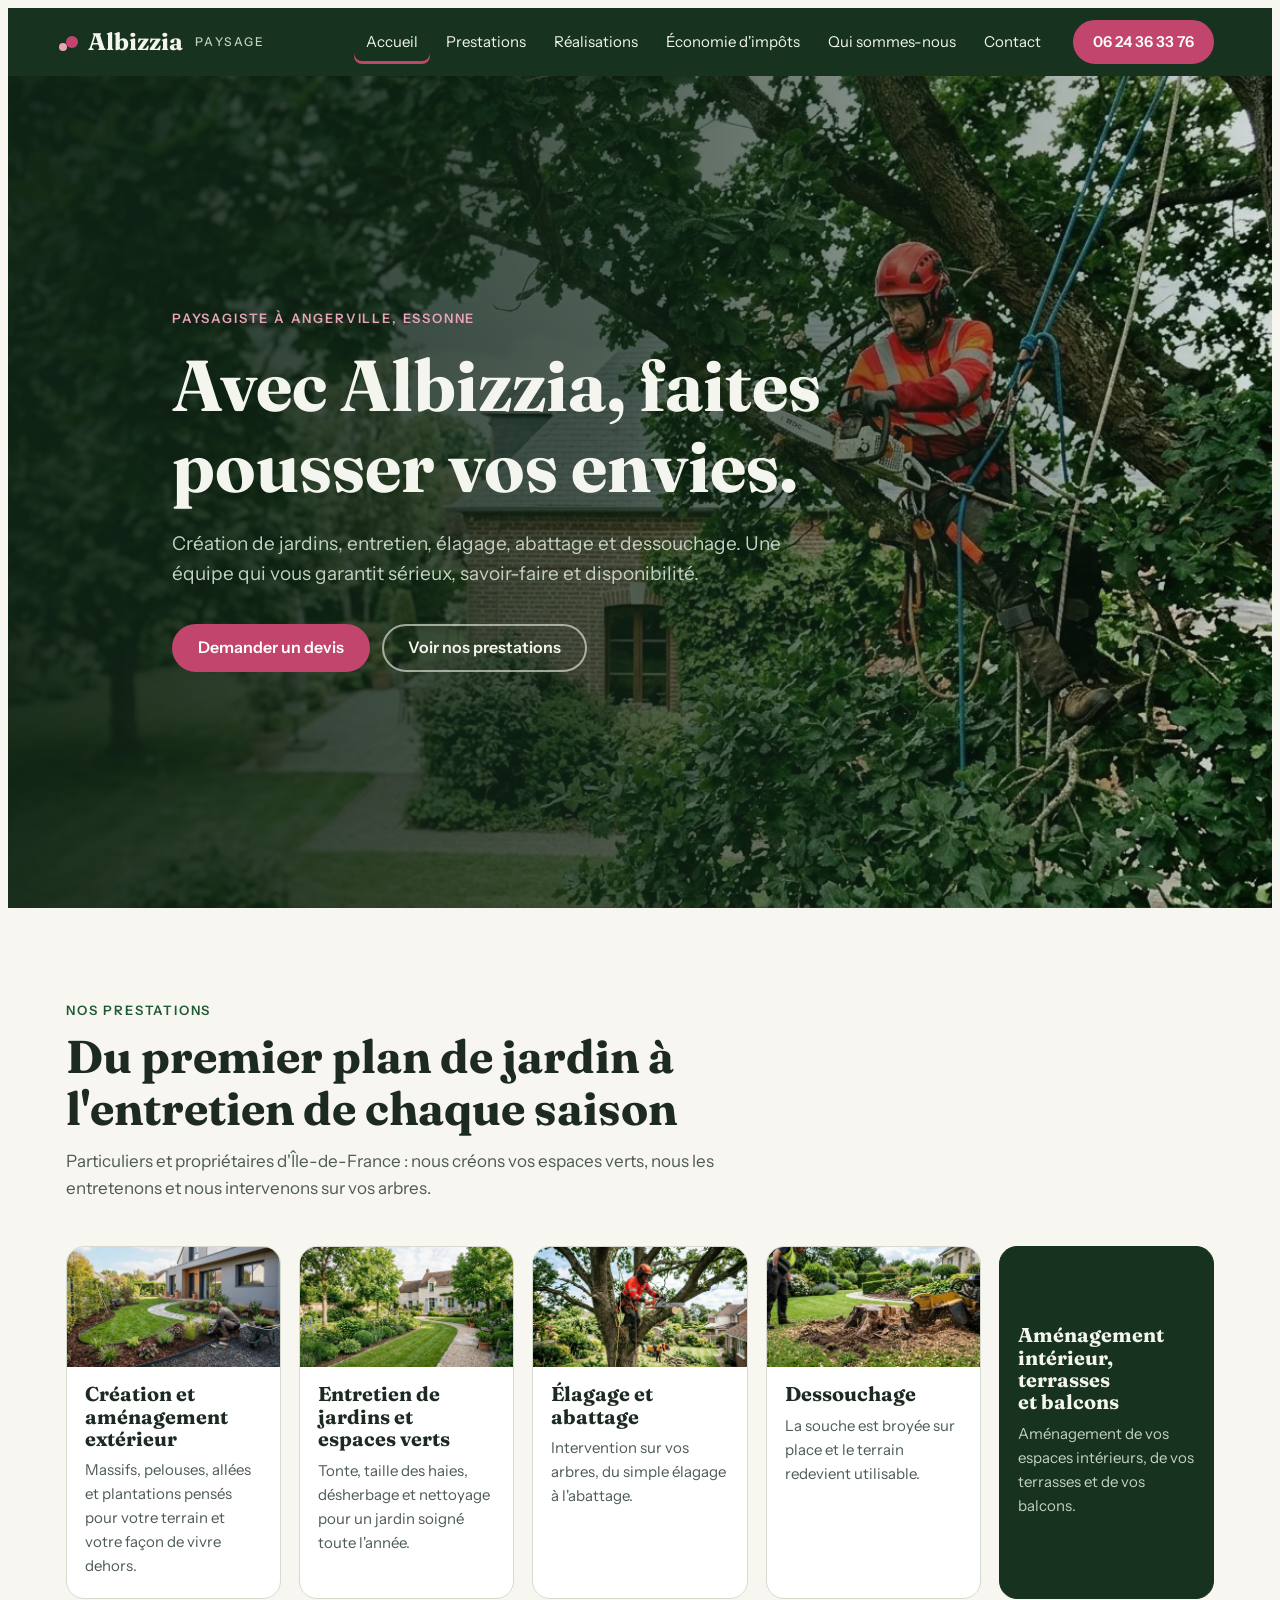
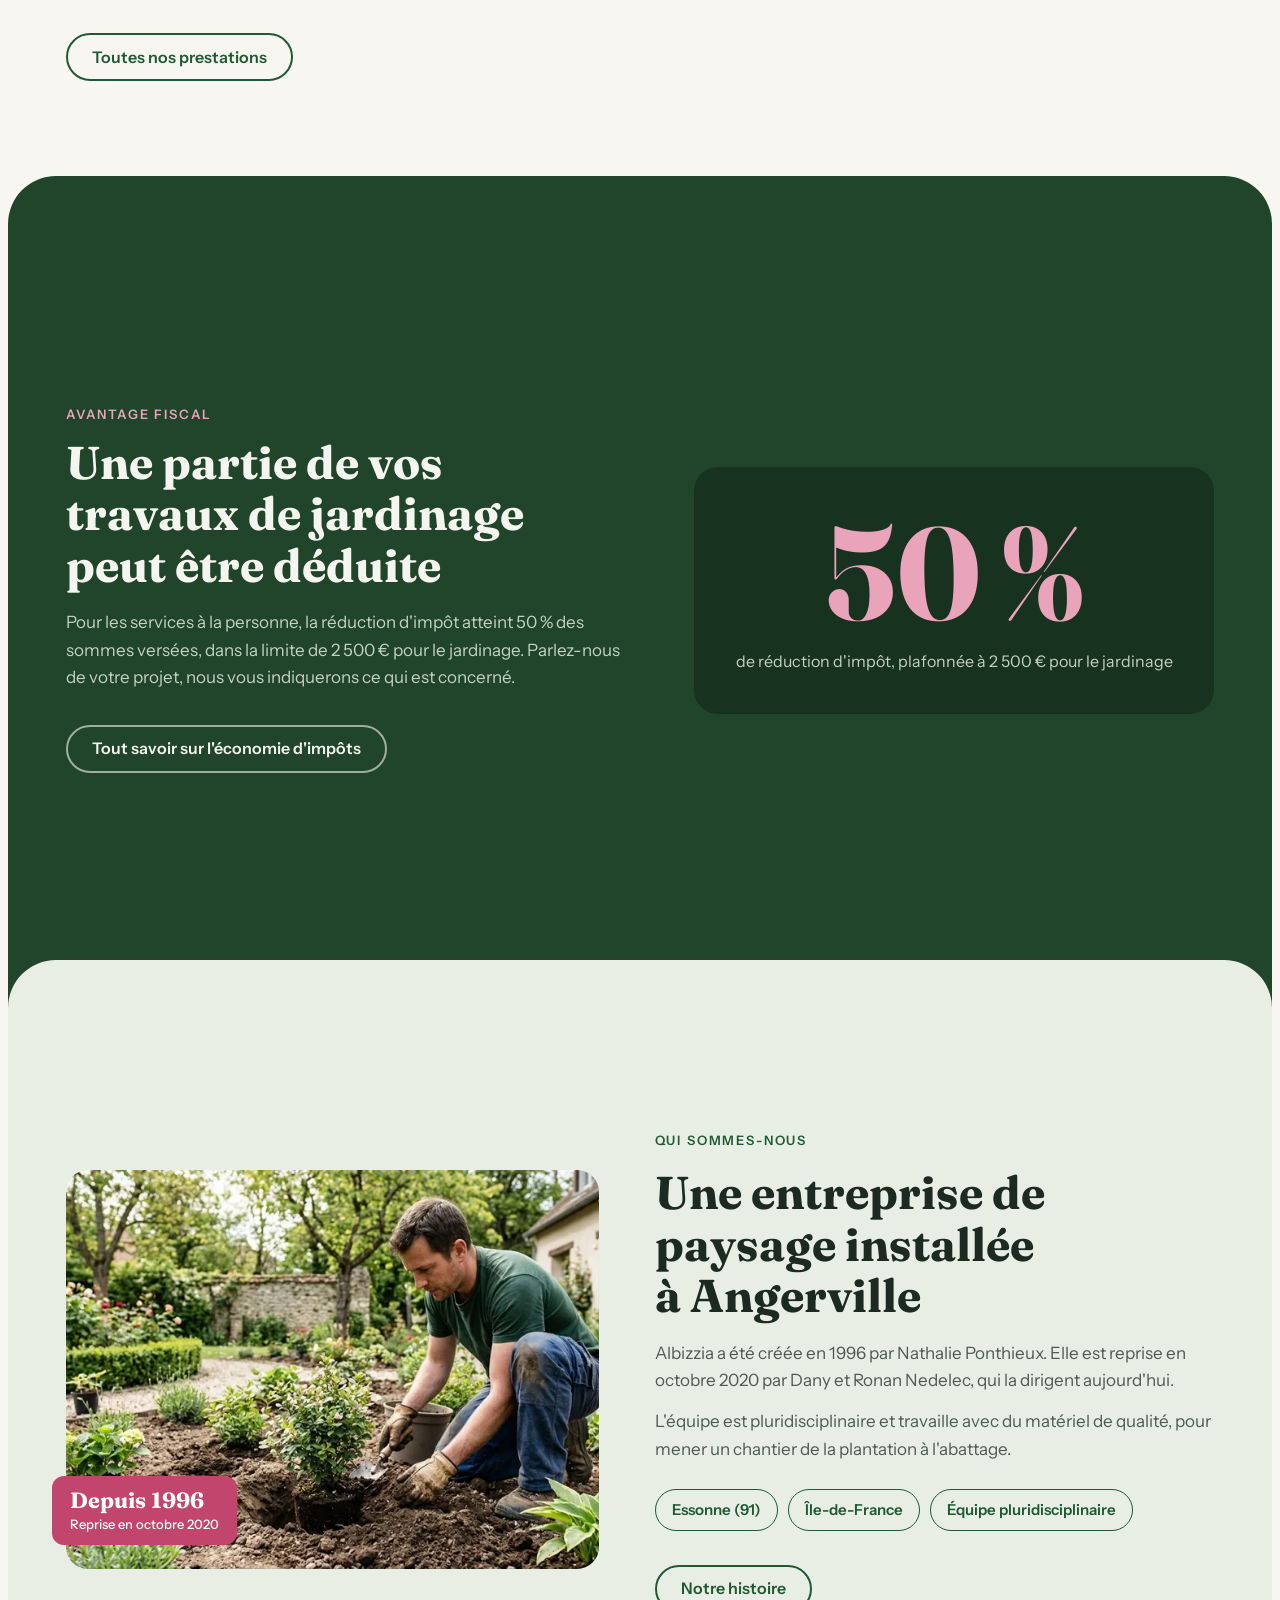
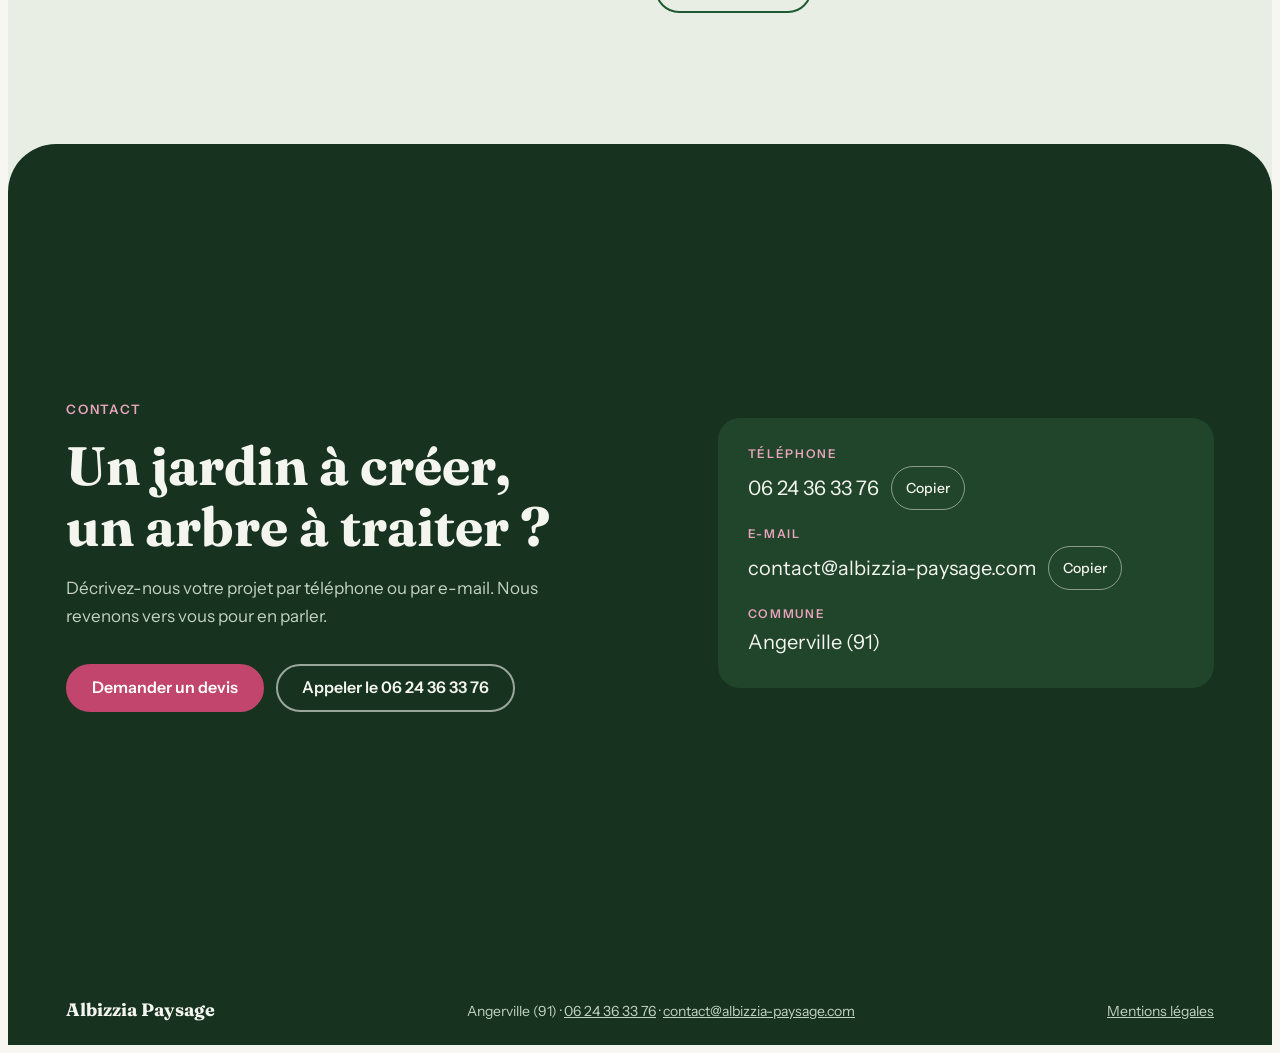
<file: index.html>
<!doctype html>
<html lang="fr">
<head>
<meta charset="utf-8">
<meta name="viewport" content="width=device-width, initial-scale=1">
<title>Albizzia Paysage, paysagiste à Angerville (91)</title>
<meta name="description" content="Albizzia, paysagiste à Angerville en Essonne : création et aménagement de jardins, entretien, élagage, abattage et dessouchage en Île-de-France.">
<link rel="icon" href="favicon.svg" type="image/svg+xml">
<link rel="preconnect" href="https://fonts.googleapis.com"><link rel="preconnect" href="https://fonts.gstatic.com" crossorigin>
<link rel="stylesheet" href="https://fonts.googleapis.com/css2?family=Fraunces:opsz,wght@9..144,500;9..144,700&family=Instrument+Sans:wght@400;500;600&display=swap">
<link rel="stylesheet" href="css/style.css">
</head>
<body>
<a class="skip" href="#contenu">Aller au contenu</a>
<header>
  <div class="wrap bar">
    <a class="logo" href="https://webaunet.github.io/ALBIZZIA/" aria-label="Albizzia Paysage, accueil"><i></i>Albizzia <small>Paysage</small></a>
    <nav id="menu" aria-label="Navigation principale"><ul><li><a href="index.html" aria-current="page">Accueil</a></li><li><a href="prestations.html">Prestations</a></li><li><a href="realisations.html">Réalisations</a></li><li><a href="economie-impots.html">Économie d'impôts</a></li><li><a href="qui-sommes-nous.html">Qui sommes-nous</a></li><li><a href="contact.html">Contact</a></li></ul></nav>
    <a class="btn call" href="tel:+33624363376" aria-label="Appeler le 06 24 36 33 76"><span>06 24 36 33 76</span><i class="ph" aria-hidden="true"></i></a>
    <button class="burger" id="burger" type="button" aria-expanded="false" aria-controls="menu" aria-label="Ouvrir le menu"><span></span></button>
  </div>
</header>
<main id="contenu">

  <section class="hero">
    <img fetchpriority="high" src="img/hero-elagage-chene.webp" width="1376" height="768" alt="Un élagueur encordé taille un grand chêne au-dessus d&#x27;un jardin et d&#x27;une maison en briques">
    <div class="wrap">
      <span class="eyebrow">Paysagiste à Angerville, Essonne</span>
      <h1>Avec Albizzia, faites pousser vos envies.</h1>
      <p>Création de jardins, entretien, élagage, abattage et dessouchage. Une équipe qui vous garantit sérieux, savoir-faire et disponibilité.</p>
      <div class="actions"><a class="btn" href="contact.html">Demander un devis</a><a class="btn ghost" href="prestations.html">Voir nos prestations</a></div>
    </div>
  </section>

  <section class="sec screen" id="prestations">
    <div class="wrap">
      <div class="head">
        <span class="eyebrow">Nos prestations</span>
        <h2>Du premier plan de jardin à l'entretien de chaque saison</h2>
        <p>Particuliers et propriétaires d'Île-de-France : nous créons vos espaces verts, nous les entretenons et nous intervenons sur vos arbres.</p>
      </div>
      <div class="grid five">
        <article class="card"><img src="img/creation-espace-vert.webp" width="900" height="491" loading="lazy" alt="Jardinière à genoux plantant un massif le long d&#x27;une pelouse sinueuse devant une maison moderne"><div><h3>Création et aménagement extérieur</h3><p>Massifs, pelouses, allées et plantations pensés pour votre terrain et votre façon de vivre dehors.</p></div></article>
        <article class="card"><img src="img/entretien-jardin.webp" width="900" height="491" loading="lazy" alt="Jardin soigné avec allée gravillonnée, pelouse tondue et massifs devant une maison en pierre"><div><h3>Entretien de jardins et espaces verts</h3><p>Tonte, taille des haies, désherbage et nettoyage pour un jardin soigné toute l'année.</p></div></article>
        <article class="card"><img src="img/elagage-chene.webp" width="900" height="491" loading="lazy" alt="Élagueur encordé travaillant à la tronçonneuse dans un chêne"><div><h3>Élagage et abattage</h3><p>Intervention sur vos arbres, du simple élagage à l'abattage.</p></div></article>
        <article class="card"><img src="img/dessouchage.webp" width="900" height="491" loading="lazy" alt="Machine de dessouchage broyant une souche dans une pelouse"><div><h3>Dessouchage</h3><p>La souche est broyée sur place et le terrain redevient utilisable.</p></div></article>
        <article class="card text"><div><h3>Aménagement intérieur, terrasses et balcons</h3><p>Aménagement de vos espaces intérieurs, de vos terrasses et de vos balcons.</p></div></article>
      </div>
      <div class="more"><a class="btn line" href="prestations.html">Toutes nos prestations</a></div>
    </div>
  </section>

  <section class="band screen" aria-labelledby="fisc">
    <div class="wrap cols">
      <div>
        <span class="eyebrow">Avantage fiscal</span>
        <h2 id="fisc">Une partie de vos travaux de jardinage peut être déduite</h2>
        <p>Pour les services à la personne, la réduction d'impôt atteint 50 % des sommes versées, dans la limite de 2 500 € pour le jardinage. Parlez-nous de votre projet, nous vous indiquerons ce qui est concerné.</p>
        <div class="more"><a class="btn ghost" href="economie-impots.html">Tout savoir sur l'économie d'impôts</a></div>
      </div>
      <div class="big50"><b>50&nbsp;%</b><span>de réduction d'impôt, plafonnée à 2 500 € pour le jardinage</span></div>
    </div>
  </section>

  <section class="about screen" id="a-propos">
    <div class="wrap cols">
      <figure>
        <img src="img/plantation.webp" width="900" height="491" loading="lazy" alt="Jardinier plantant un arbuste dans une terre fraîchement travaillée">
        <figcaption>Depuis 1996<small>Reprise en octobre 2020</small></figcaption>
      </figure>
      <div>
        <span class="eyebrow">Qui sommes-nous</span>
        <h2>Une entreprise de paysage installée à Angerville</h2>
        <p>Albizzia a été créée en 1996 par Nathalie Ponthieux. Elle est reprise en octobre 2020 par Dany et Ronan Nedelec, qui la dirigent aujourd'hui.</p>
        <p>L'équipe est pluridisciplinaire et travaille avec du matériel de qualité, pour mener un chantier de la plantation à l'abattage.</p>
        <ul class="facts"><li>Essonne (91)</li><li>Île-de-France</li><li>Équipe pluridisciplinaire</li></ul>
        <div class="more"><a class="btn line" href="qui-sommes-nous.html">Notre histoire</a></div>
      </div>
    </div>
  </section>

  <section class="contact screen" id="contact">
    <div class="wrap cols">
      <div>
        <span class="eyebrow" style="color:#e9a3bb">Contact</span>
        <h2 style="margin-top:14px">Un jardin à créer, un arbre à traiter ?</h2>
        <p>Décrivez-nous votre projet par téléphone ou par e-mail. Nous revenons vers vous pour en parler.</p>
        <div class="actions"><a class="btn" href="contact.html">Demander un devis</a><a class="btn ghost" href="tel:+33624363376">Appeler le 06 24 36 33 76</a></div>
      </div>
      <dl class="coords" style="margin:0">
        <div><dt>Téléphone</dt><dd><span id="tel">06 24 36 33 76</span><button class="copy" type="button" data-copy="tel">Copier</button></dd></div>
        <div><dt>E-mail</dt><dd><span id="mail">contact@albizzia-paysage.com</span><button class="copy" type="button" data-copy="mail">Copier</button></dd></div>
        <div><dt>Commune</dt><dd>Angerville (91)</dd></div>
      </dl>
    </div>
  </section>
</main>
<footer>
  <div class="wrap">
    <b>Albizzia Paysage</b>
    <span>Angerville (91) · <a href="tel:+33624363376">06 24 36 33 76</a> · <a href="mailto:contact@albizzia-paysage.com">contact@albizzia-paysage.com</a></span>
    <a href="mentions-legales.html">Mentions légales</a>
  </div>
</footer>
<script src="js/main.js"></script>
</body>
</html>
</file>
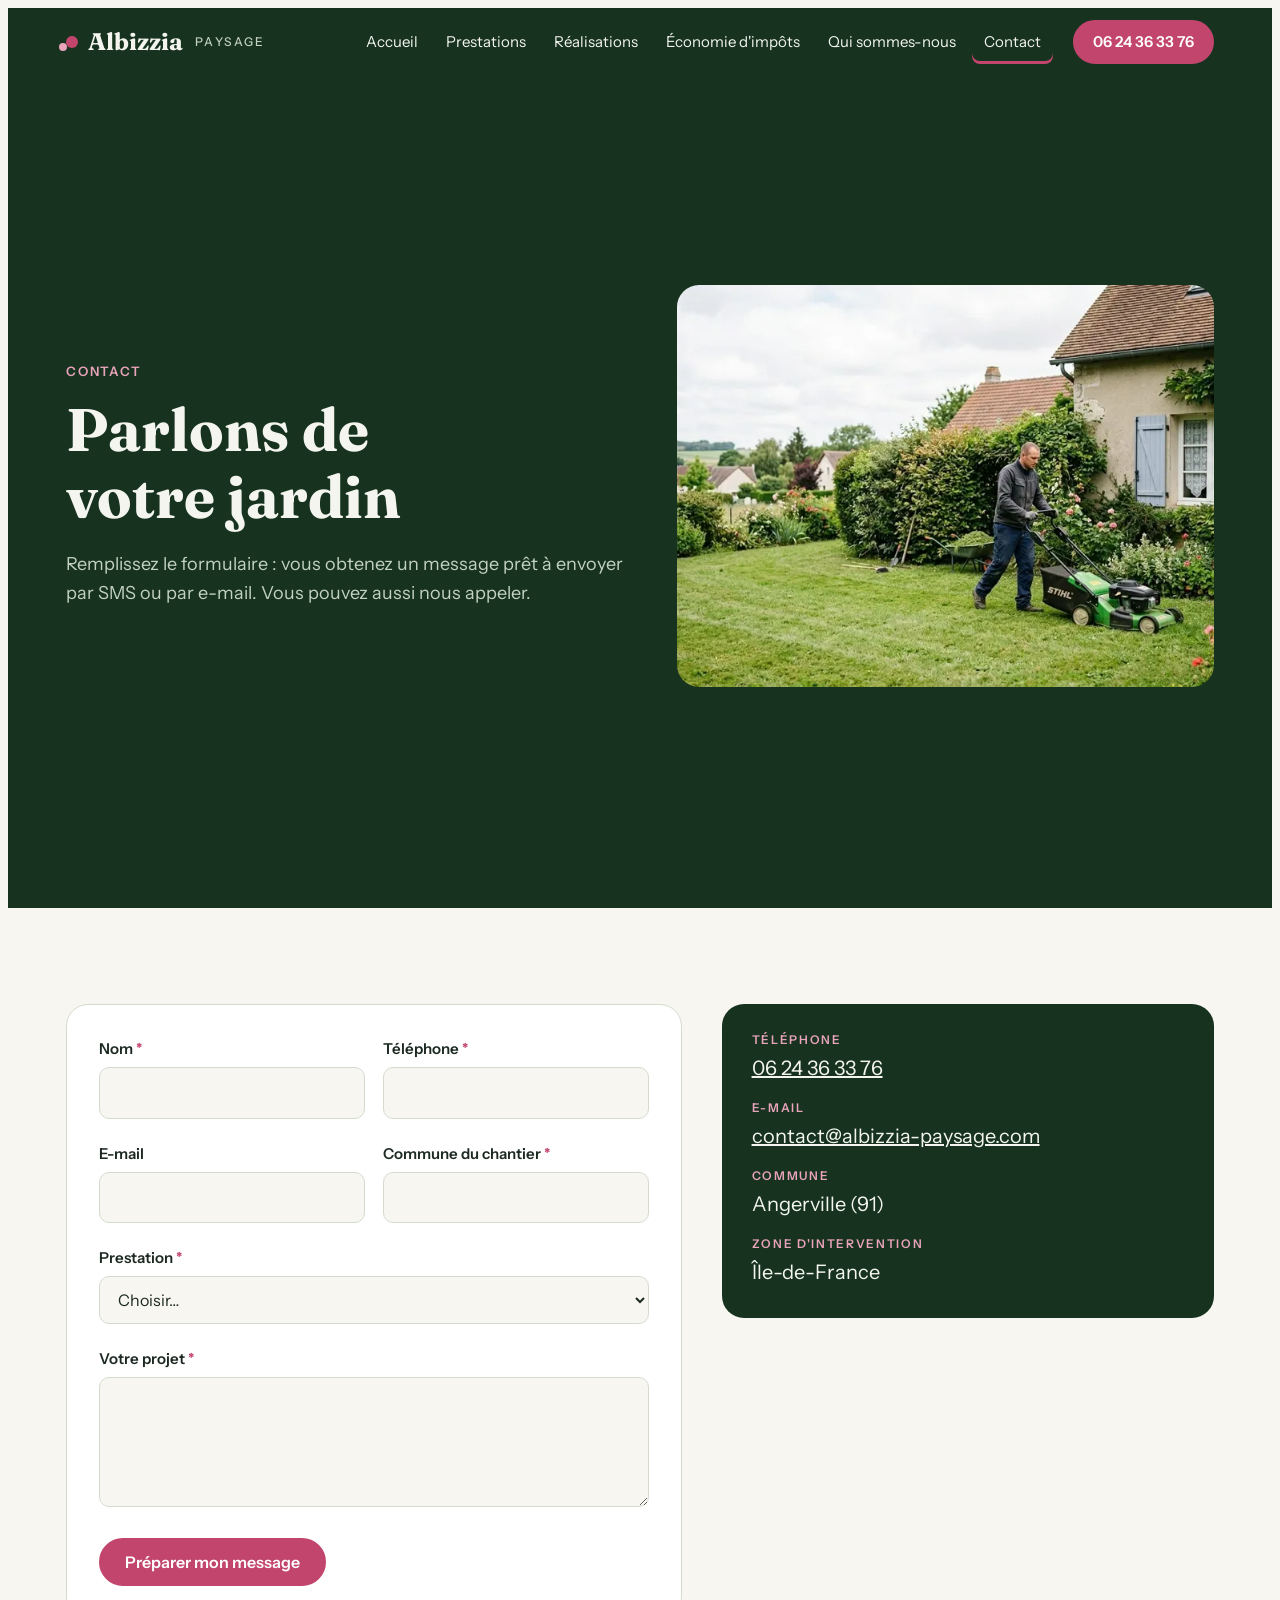
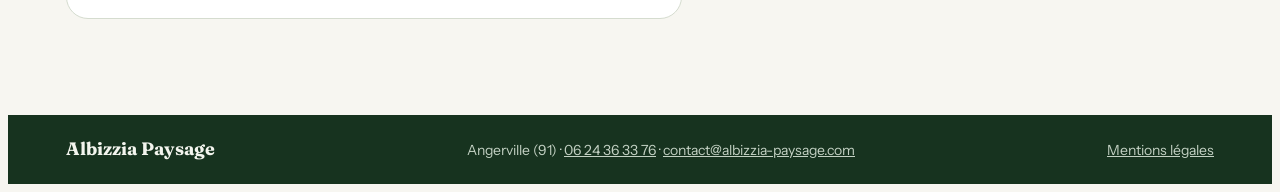
<file: contact.html>
<!doctype html>
<html lang="fr">
<head>
<meta charset="utf-8">
<meta name="viewport" content="width=device-width, initial-scale=1">
<title>Contact et devis | Albizzia, paysagiste à Angerville</title>
<meta name="description" content="Contactez Albizzia, paysagiste à Angerville (91) : formulaire de demande de devis, téléphone 06 24 36 33 76 et e-mail.">
<link rel="icon" href="favicon.svg" type="image/svg+xml">
<link rel="preconnect" href="https://fonts.googleapis.com"><link rel="preconnect" href="https://fonts.gstatic.com" crossorigin>
<link rel="stylesheet" href="https://fonts.googleapis.com/css2?family=Fraunces:opsz,wght@9..144,500;9..144,700&family=Instrument+Sans:wght@400;500;600&display=swap">
<link rel="stylesheet" href="css/style.css">
</head>
<body>
<a class="skip" href="#contenu">Aller au contenu</a>
<header>
  <div class="wrap bar">
    <a class="logo" href="https://webaunet.github.io/ALBIZZIA/" aria-label="Albizzia Paysage, accueil"><i></i>Albizzia <small>Paysage</small></a>
    <nav id="menu" aria-label="Navigation principale"><ul><li><a href="index.html">Accueil</a></li><li><a href="prestations.html">Prestations</a></li><li><a href="realisations.html">Réalisations</a></li><li><a href="economie-impots.html">Économie d'impôts</a></li><li><a href="qui-sommes-nous.html">Qui sommes-nous</a></li><li><a href="contact.html" aria-current="page">Contact</a></li></ul></nav>
    <a class="btn call" href="tel:+33624363376" aria-label="Appeler le 06 24 36 33 76"><span>06 24 36 33 76</span><i class="ph" aria-hidden="true"></i></a>
    <button class="burger" id="burger" type="button" aria-expanded="false" aria-controls="menu" aria-label="Ouvrir le menu"><span></span></button>
  </div>
</header>
<main id="contenu">

  <section class="ph-hero">
    <div class="wrap cols">
      <div>
        <span class="eyebrow">Contact</span>
        <h1>Parlons de votre jardin</h1>
        <p>Remplissez le formulaire : vous obtenez un message prêt à envoyer par SMS ou par e-mail. Vous pouvez aussi nous appeler.</p>
      </div>
      <div><img class="solo" src="img/tonte-volets.webp" width="900" height="502" alt="Jardinier tondant une pelouse devant une maison à volets bleus"></div>
    </div>
  </section>

  <section class="sec">
    <div class="wrap formwrap">
      <div>
        <form id="contact-form" novalidate>
          <div class="f2">
            <div><label for="nom">Nom <span class="req">*</span></label><input id="nom" name="nom" autocomplete="name" aria-describedby="err-nom"><p class="err" id="err-nom" aria-live="polite"></p></div>
            <div><label for="tel">Téléphone <span class="req">*</span></label><input id="tel" name="tel" type="tel" autocomplete="tel" inputmode="tel" aria-describedby="err-tel"><p class="err" id="err-tel" aria-live="polite"></p></div>
          </div>
          <div class="f2">
            <div><label for="email">E-mail</label><input id="email" name="email" type="email" autocomplete="email" aria-describedby="err-email"><p class="err" id="err-email" aria-live="polite"></p></div>
            <div><label for="commune">Commune du chantier <span class="req">*</span></label><input id="commune" name="commune" aria-describedby="err-commune"><p class="err" id="err-commune" aria-live="polite"></p></div>
          </div>
          <div><label for="prestation">Prestation <span class="req">*</span></label>
            <select id="prestation" name="prestation" aria-describedby="err-prestation"><option value="">Choisir…</option><option>Création et aménagement extérieur</option><option>Entretien de jardins et espaces verts</option><option>Élagage et abattage</option><option>Dessouchage</option><option>Aménagement intérieur, terrasses et balcons</option><option>Autre demande</option></select><p class="err" id="err-prestation" aria-live="polite"></p></div>
          <div><label for="message">Votre projet <span class="req">*</span></label><textarea id="message" name="message" aria-describedby="err-message"></textarea><p class="err" id="err-message" aria-live="polite"></p></div>
          <div><button class="btn" type="submit">Préparer mon message</button></div>
        </form>
        <section class="recap" id="recap" hidden aria-labelledby="recap-title" style="margin-top:24px">
          <h2 id="recap-title" tabindex="-1" style="font-size:26px">Votre message est prêt</h2>
          <pre id="recap-text"></pre>
          <div class="actions"><a class="btn" id="recap-sms" href="sms:+33624363376">Envoyer par SMS</a><button class="btn ghost" id="recap-copy" type="button">Copier</button><a class="btn ghost" href="tel:+33624363376">Appeler</a><a class="btn ghost" id="recap-mail" href="mailto:contact@albizzia-paysage.com">Envoyer par e-mail</a></div>
          <p class="ok" style="color:var(--onDeepMuted);font-weight:400;font-size:15px">Ce site ne transmet rien automatiquement : le message part depuis votre téléphone ou votre messagerie.</p>
        </section>
      </div>
      <aside class="side">
        <dl class="coords" style="margin:0">
          <div><dt>Téléphone</dt><dd><a href="tel:+33624363376">06 24 36 33 76</a></dd></div>
          <div><dt>E-mail</dt><dd><a href="mailto:contact@albizzia-paysage.com">contact@albizzia-paysage.com</a></dd></div>
          <div><dt>Commune</dt><dd>Angerville (91)</dd></div>
          <div><dt>Zone d'intervention</dt><dd>Île-de-France</dd></div>
        </dl>
      </aside>
    </div>
  </section>
</main>
<footer>
  <div class="wrap">
    <b>Albizzia Paysage</b>
    <span>Angerville (91) · <a href="tel:+33624363376">06 24 36 33 76</a> · <a href="mailto:contact@albizzia-paysage.com">contact@albizzia-paysage.com</a></span>
    <a href="mentions-legales.html">Mentions légales</a>
  </div>
</footer>
<script src="js/main.js"></script>
</body>
</html>
</file>
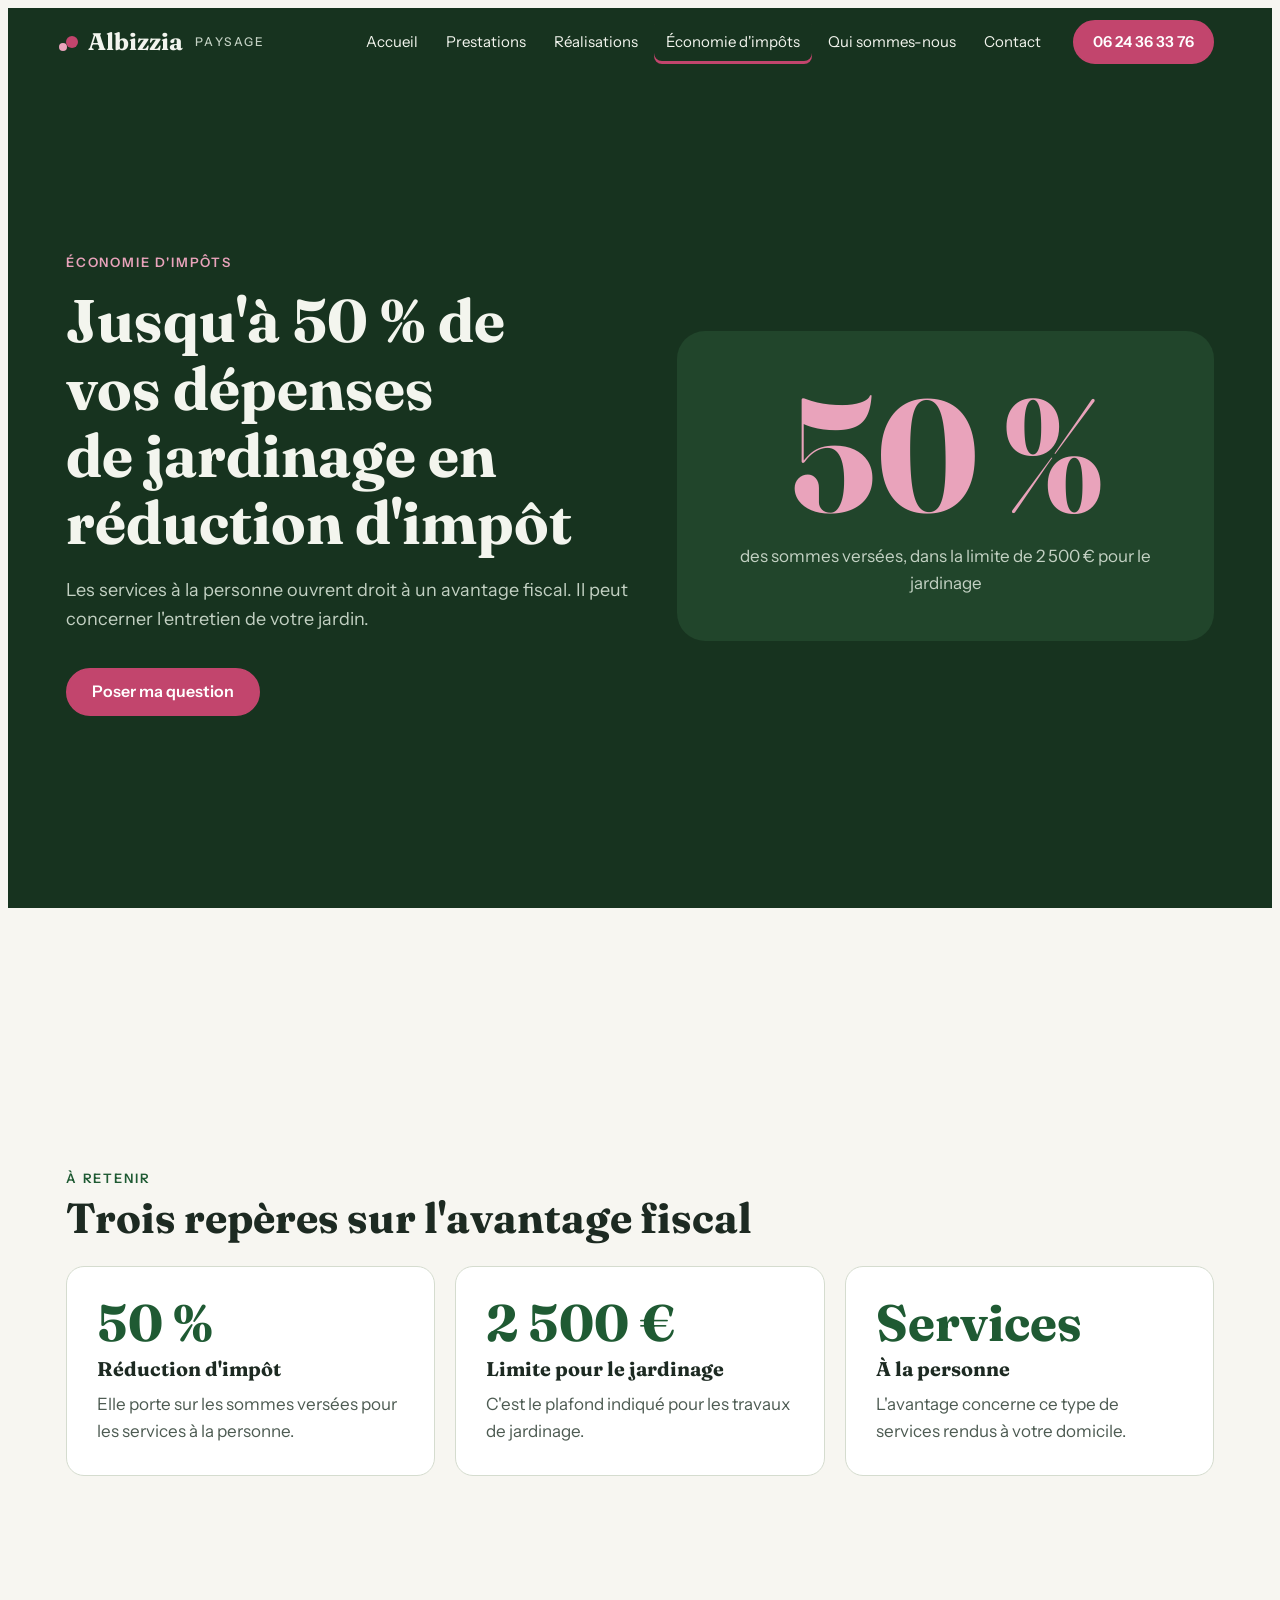
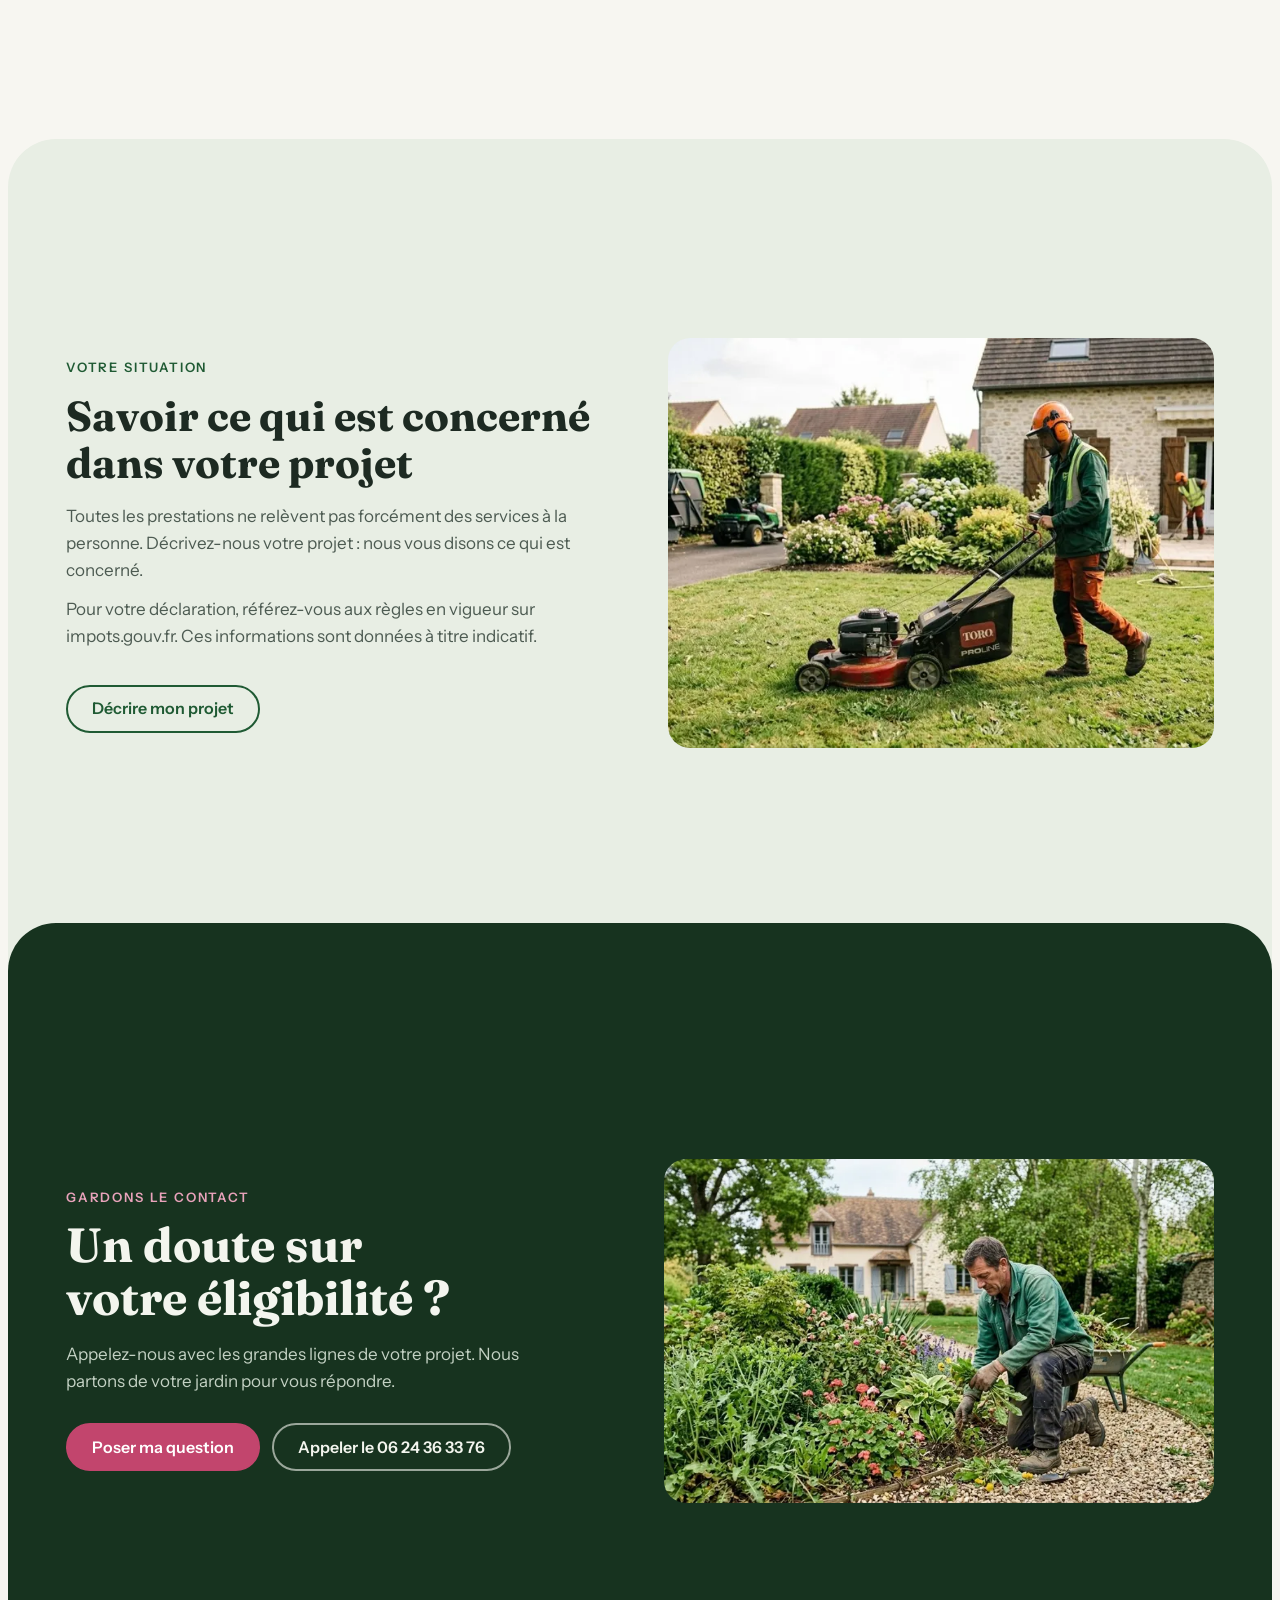
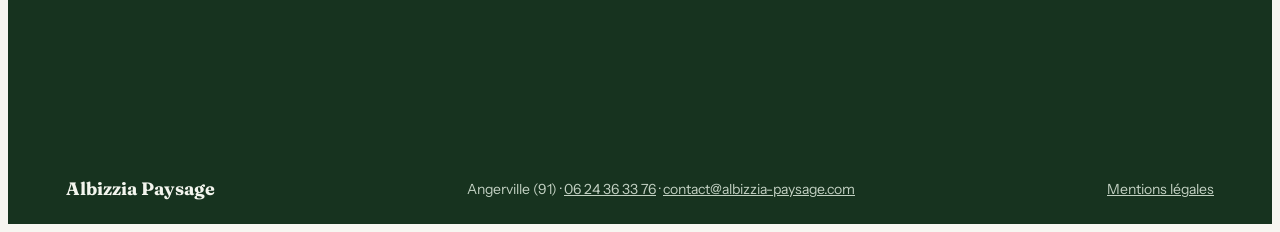
<file: economie-impots.html>
<!doctype html>
<html lang="fr">
<head>
<meta charset="utf-8">
<meta name="viewport" content="width=device-width, initial-scale=1">
<title>Économie d&#x27;impôts jardinage | Albizzia Angerville</title>
<meta name="description" content="Réduction d&#x27;impôt de 50 % pour les services à la personne, dans la limite de 2 500 € pour le jardinage : ce qu&#x27;il faut savoir avec Albizzia, paysagiste à Angerville.">
<link rel="icon" href="favicon.svg" type="image/svg+xml">
<link rel="preconnect" href="https://fonts.googleapis.com"><link rel="preconnect" href="https://fonts.gstatic.com" crossorigin>
<link rel="stylesheet" href="https://fonts.googleapis.com/css2?family=Fraunces:opsz,wght@9..144,500;9..144,700&family=Instrument+Sans:wght@400;500;600&display=swap">
<link rel="stylesheet" href="css/style.css">
</head>
<body>
<a class="skip" href="#contenu">Aller au contenu</a>
<header>
  <div class="wrap bar">
    <a class="logo" href="https://webaunet.github.io/ALBIZZIA/" aria-label="Albizzia Paysage, accueil"><i></i>Albizzia <small>Paysage</small></a>
    <nav id="menu" aria-label="Navigation principale"><ul><li><a href="index.html">Accueil</a></li><li><a href="prestations.html">Prestations</a></li><li><a href="realisations.html">Réalisations</a></li><li><a href="economie-impots.html" aria-current="page">Économie d'impôts</a></li><li><a href="qui-sommes-nous.html">Qui sommes-nous</a></li><li><a href="contact.html">Contact</a></li></ul></nav>
    <a class="btn call" href="tel:+33624363376" aria-label="Appeler le 06 24 36 33 76"><span>06 24 36 33 76</span><i class="ph" aria-hidden="true"></i></a>
    <button class="burger" id="burger" type="button" aria-expanded="false" aria-controls="menu" aria-label="Ouvrir le menu"><span></span></button>
  </div>
</header>
<main id="contenu">

  <section class="ph-hero">
    <div class="wrap cols">
      <div>
        <span class="eyebrow">Économie d'impôts</span>
        <h1>Jusqu'à 50 % de vos dépenses de jardinage en réduction d'impôt</h1>
        <p>Les services à la personne ouvrent droit à un avantage fiscal. Il peut concerner l'entretien de votre jardin.</p>
        <div class="actions"><a class="btn" href="contact.html">Poser ma question</a></div>
      </div>
      <div class="bigfig"><b>50&nbsp;%</b><span>des sommes versées, dans la limite de 2 500 € pour le jardinage</span></div>
    </div>
  </section>

  <section class="sec screen">
    <div class="wrap">
      <div class="sub"><span class="eyebrow">À retenir</span><h2>Trois repères sur l'avantage fiscal</h2></div>
      <div class="facts3">
        <div class="fact"><b>50 %</b><h3>Réduction d'impôt</h3><p>Elle porte sur les sommes versées pour les services à la personne.</p></div>
        <div class="fact"><b>2 500 €</b><h3>Limite pour le jardinage</h3><p>C'est le plafond indiqué pour les travaux de jardinage.</p></div>
        <div class="fact"><b>Services</b><h3>À la personne</h3><p>L'avantage concerne ce type de services rendus à votre domicile.</p></div>
      </div>
    </div>
  </section>

  <section class="alt screen">
    <div class="wrap split">
      <div>
        <span class="eyebrow">Votre situation</span>
        <h2>Savoir ce qui est concerné dans votre projet</h2>
        <p>Toutes les prestations ne relèvent pas forcément des services à la personne. Décrivez-nous votre projet : nous vous disons ce qui est concerné.</p>
        <p>Pour votre déclaration, référez-vous aux règles en vigueur sur impots.gouv.fr. Ces informations sont données à titre indicatif.</p>
        <div class="more"><a class="btn line" href="contact.html">Décrire mon projet</a></div>
      </div>
      <div><img src="img/tonte-entretien.webp" width="900" height="502" loading="lazy" alt="Jardinier casqué poussant une tondeuse devant une maison en pierre"></div>
    </div>
  </section>
  <section class="cta" aria-labelledby="cta-t">
  <div class="wrap cols">
    <div>
      <span class="eyebrow">Gardons le contact</span>
      <h2 id="cta-t">Un doute sur votre éligibilité ?</h2>
      <p>Appelez-nous avec les grandes lignes de votre projet. Nous partons de votre jardin pour vous répondre.</p>
      <div class="actions"><a class="btn" href="contact.html">Poser ma question</a><a class="btn ghost" href="tel:+33624363376">Appeler le 06 24 36 33 76</a></div>
    </div>
    <div class="ctimg"><img src="img/desherbage.webp" width="900" height="491" loading="lazy" alt="Jardinier agenouillé désherbant un massif fleuri au bord d&#x27;une allée"></div>
  </div>
</section>
</main>
<footer>
  <div class="wrap">
    <b>Albizzia Paysage</b>
    <span>Angerville (91) · <a href="tel:+33624363376">06 24 36 33 76</a> · <a href="mailto:contact@albizzia-paysage.com">contact@albizzia-paysage.com</a></span>
    <a href="mentions-legales.html">Mentions légales</a>
  </div>
</footer>
<script src="js/main.js"></script>
</body>
</html>
</file>
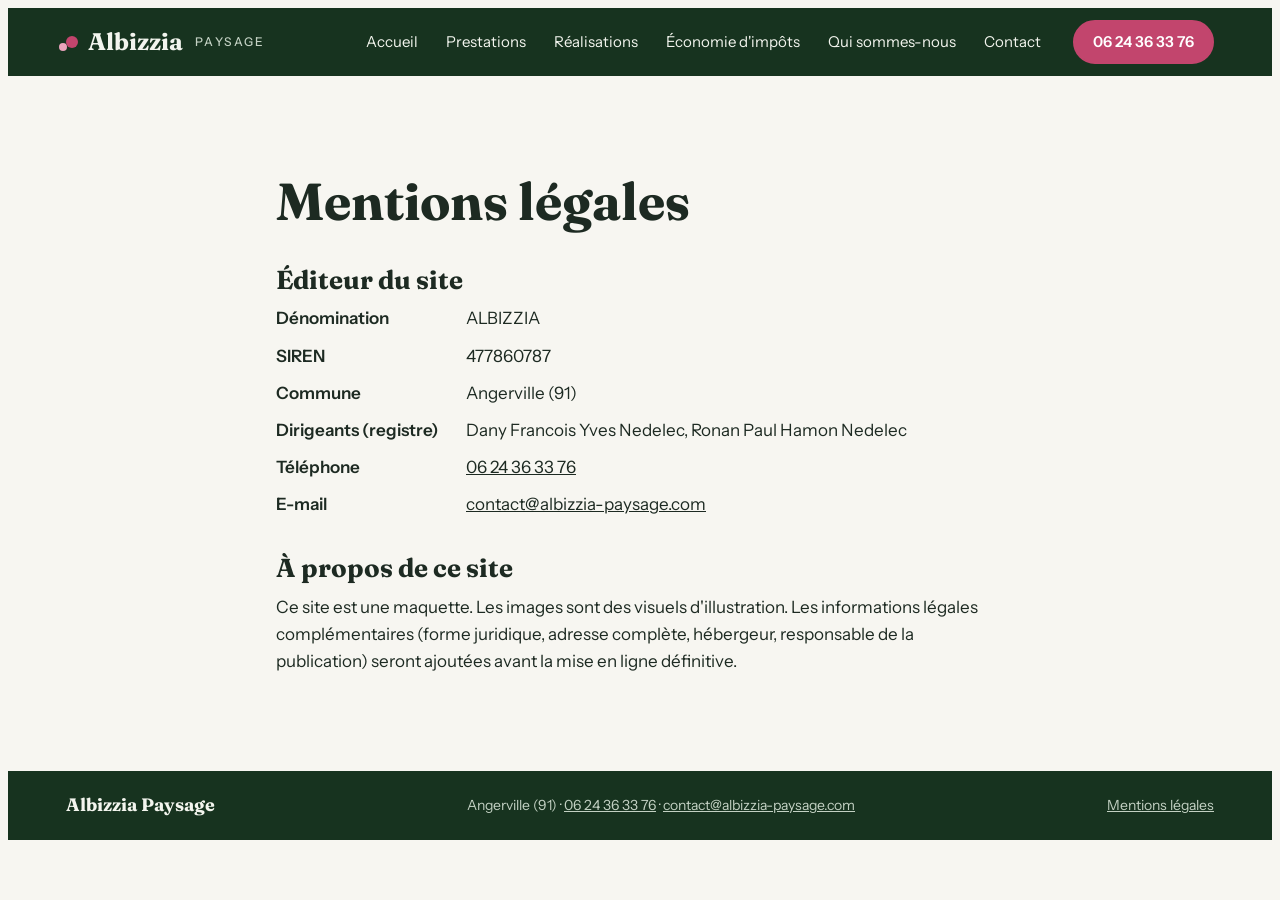
<file: mentions-legales.html>
<!doctype html>
<html lang="fr">
<head>
<meta charset="utf-8">
<meta name="viewport" content="width=device-width, initial-scale=1">
<title>Mentions légales | Albizzia, Angerville</title>
<meta name="description" content="Mentions légales du site d&#x27;Albizzia, paysagiste à Angerville (91) : dénomination, SIREN, contact.">
<link rel="icon" href="favicon.svg" type="image/svg+xml">
<link rel="preconnect" href="https://fonts.googleapis.com"><link rel="preconnect" href="https://fonts.gstatic.com" crossorigin>
<link rel="stylesheet" href="https://fonts.googleapis.com/css2?family=Fraunces:opsz,wght@9..144,500;9..144,700&family=Instrument+Sans:wght@400;500;600&display=swap">
<link rel="stylesheet" href="css/style.css">
</head>
<body>
<a class="skip" href="#contenu">Aller au contenu</a>
<header>
  <div class="wrap bar">
    <a class="logo" href="https://webaunet.github.io/ALBIZZIA/" aria-label="Albizzia Paysage, accueil"><i></i>Albizzia <small>Paysage</small></a>
    <nav id="menu" aria-label="Navigation principale"><ul><li><a href="index.html">Accueil</a></li><li><a href="prestations.html">Prestations</a></li><li><a href="realisations.html">Réalisations</a></li><li><a href="economie-impots.html">Économie d'impôts</a></li><li><a href="qui-sommes-nous.html">Qui sommes-nous</a></li><li><a href="contact.html">Contact</a></li></ul></nav>
    <a class="btn call" href="tel:+33624363376" aria-label="Appeler le 06 24 36 33 76"><span>06 24 36 33 76</span><i class="ph" aria-hidden="true"></i></a>
    <button class="burger" id="burger" type="button" aria-expanded="false" aria-controls="menu" aria-label="Ouvrir le menu"><span></span></button>
  </div>
</header>
<main id="contenu">

  <section class="sec">
    <div class="wrap legal">
      <h1 style="font-size:clamp(34px,5vw,52px)">Mentions légales</h1>
      <h2>Éditeur du site</h2>
      <dl>
        <dt>Dénomination</dt><dd>ALBIZZIA</dd>
        <dt>SIREN</dt><dd>477860787</dd>
        <dt>Commune</dt><dd>Angerville (91)</dd>
        <dt>Dirigeants (registre)</dt><dd>Dany Francois Yves Nedelec, Ronan Paul Hamon Nedelec</dd>
        <dt>Téléphone</dt><dd><a href="tel:+33624363376">06 24 36 33 76</a></dd>
        <dt>E-mail</dt><dd><a href="mailto:contact@albizzia-paysage.com">contact@albizzia-paysage.com</a></dd>
      </dl>
      <h2>À propos de ce site</h2>
      <p>Ce site est une maquette. Les images sont des visuels d'illustration. Les informations légales complémentaires (forme juridique, adresse complète, hébergeur, responsable de la publication) seront ajoutées avant la mise en ligne définitive.</p>
    </div>
  </section>
</main>
<footer>
  <div class="wrap">
    <b>Albizzia Paysage</b>
    <span>Angerville (91) · <a href="tel:+33624363376">06 24 36 33 76</a> · <a href="mailto:contact@albizzia-paysage.com">contact@albizzia-paysage.com</a></span>
    <a href="mentions-legales.html">Mentions légales</a>
  </div>
</footer>
<script src="js/main.js"></script>
</body>
</html>
</file>
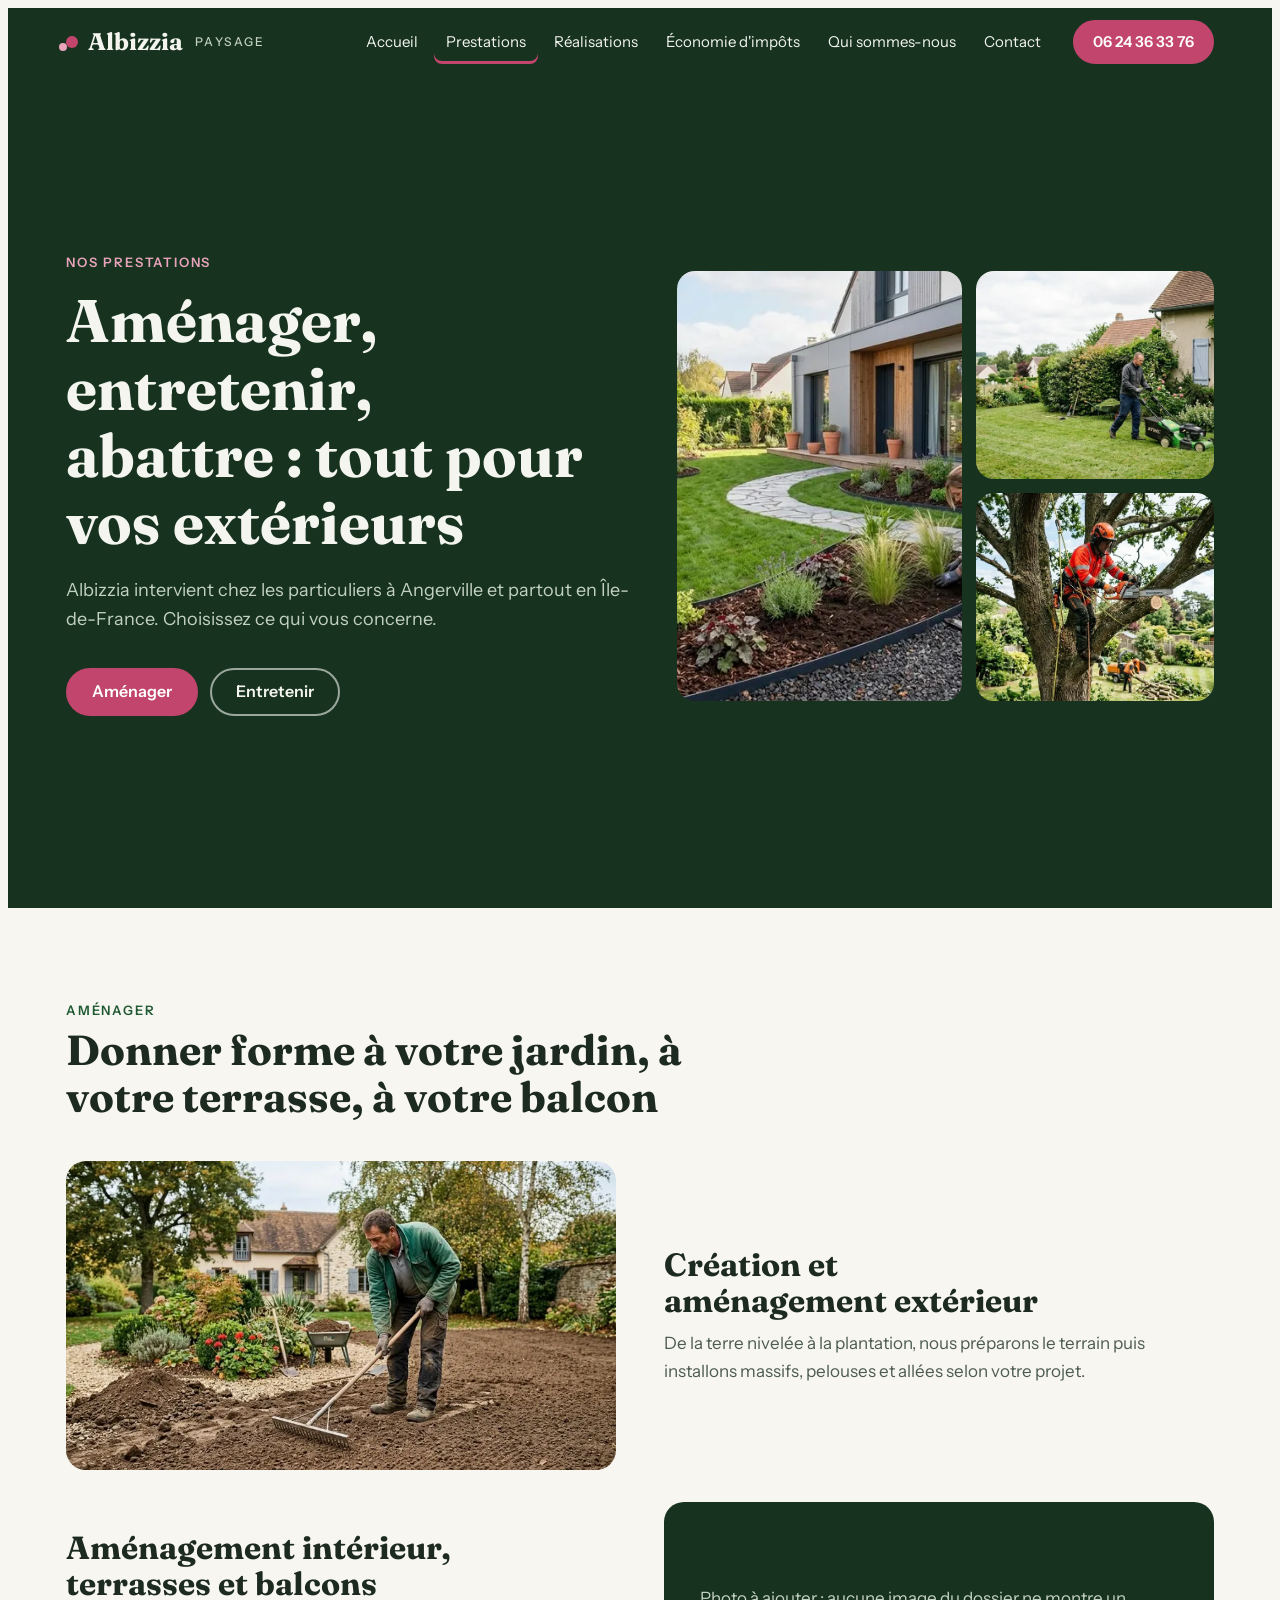
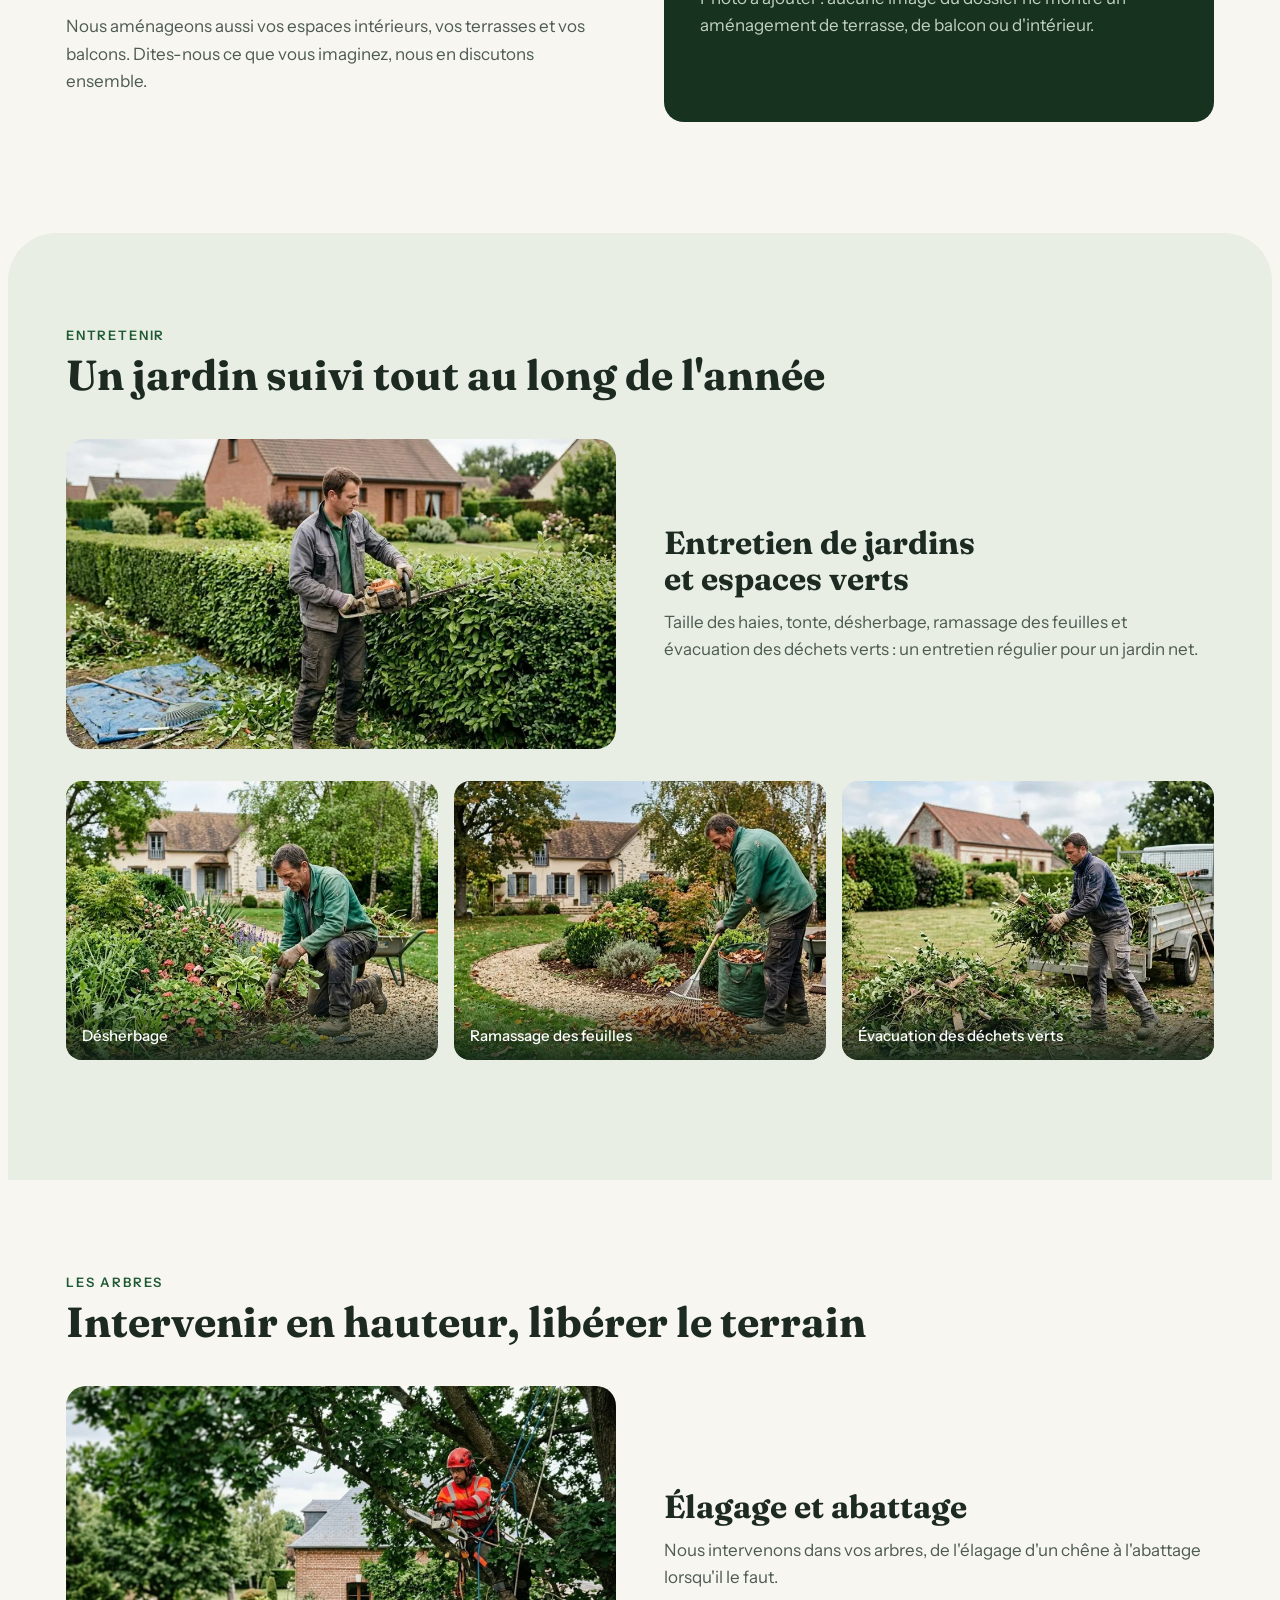
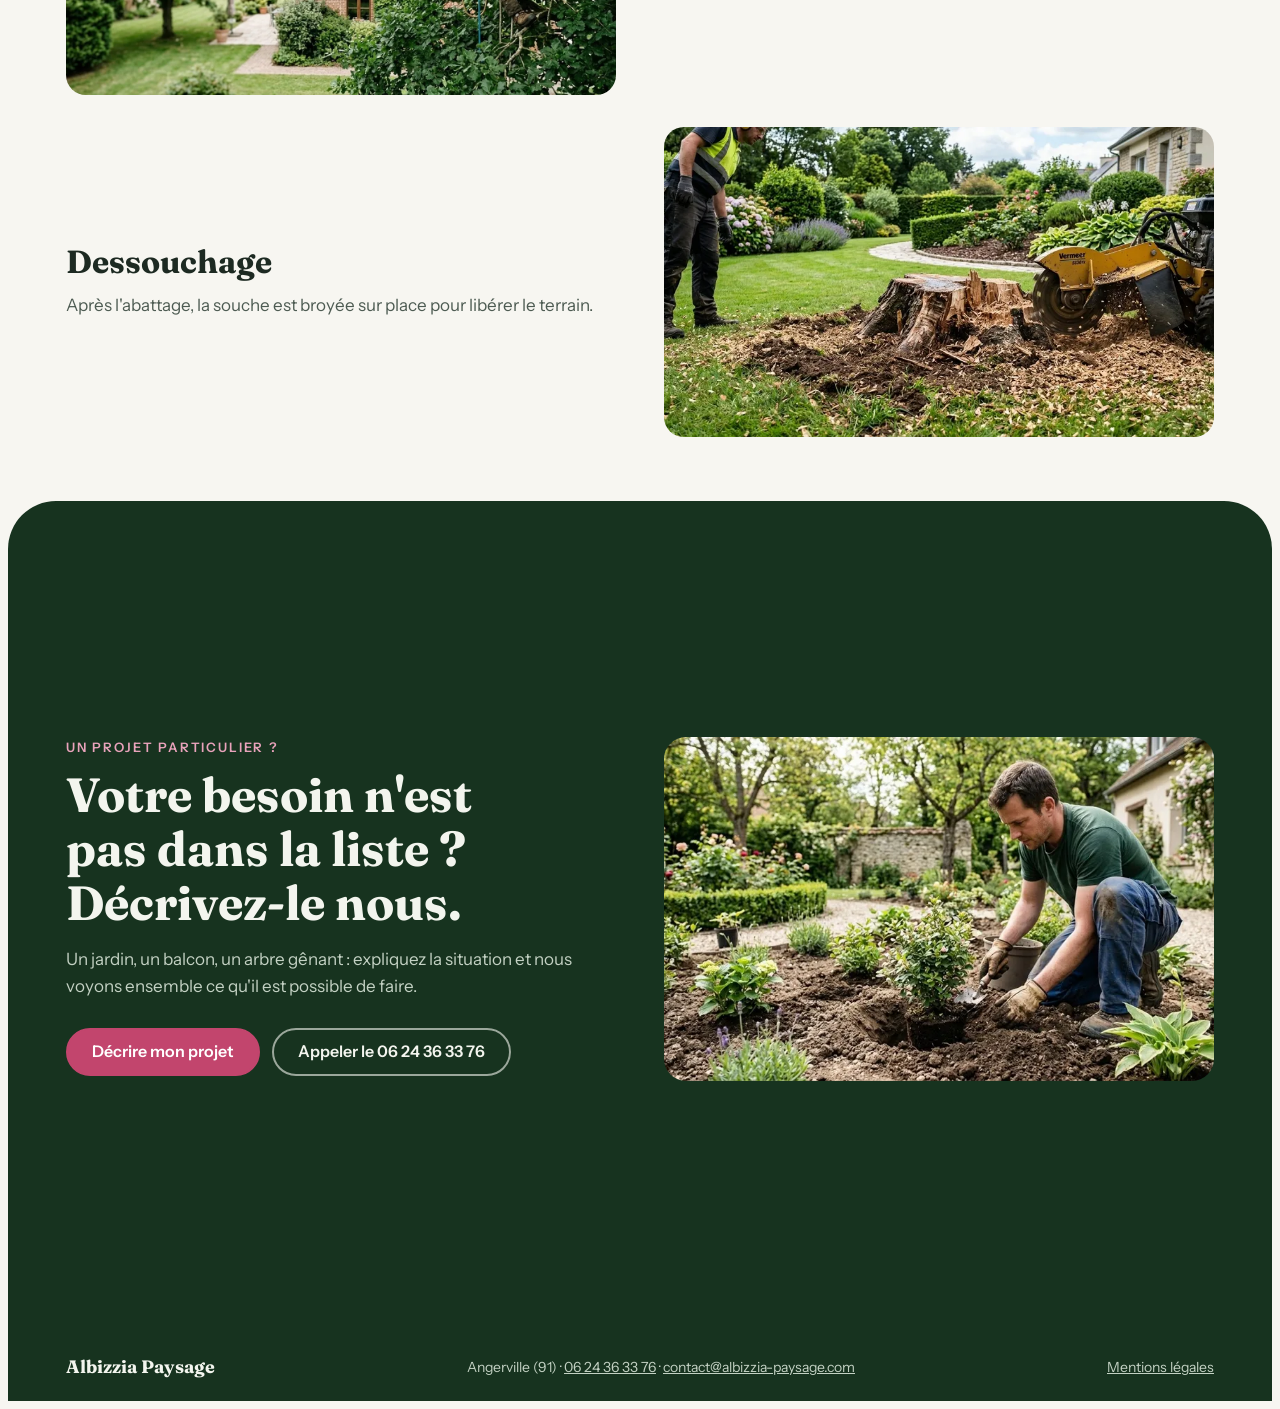
<file: prestations.html>
<!doctype html>
<html lang="fr">
<head>
<meta charset="utf-8">
<meta name="viewport" content="width=device-width, initial-scale=1">
<title>Prestations paysagiste à Angerville | Albizzia</title>
<meta name="description" content="Création et aménagement de jardins, entretien, élagage, abattage, dessouchage, terrasses et balcons : les prestations d&#x27;Albizzia à Angerville (91) et en Île-de-France.">
<link rel="icon" href="favicon.svg" type="image/svg+xml">
<link rel="preconnect" href="https://fonts.googleapis.com"><link rel="preconnect" href="https://fonts.gstatic.com" crossorigin>
<link rel="stylesheet" href="https://fonts.googleapis.com/css2?family=Fraunces:opsz,wght@9..144,500;9..144,700&family=Instrument+Sans:wght@400;500;600&display=swap">
<link rel="stylesheet" href="css/style.css">
</head>
<body>
<a class="skip" href="#contenu">Aller au contenu</a>
<header>
  <div class="wrap bar">
    <a class="logo" href="https://webaunet.github.io/ALBIZZIA/" aria-label="Albizzia Paysage, accueil"><i></i>Albizzia <small>Paysage</small></a>
    <nav id="menu" aria-label="Navigation principale"><ul><li><a href="index.html">Accueil</a></li><li><a href="prestations.html" aria-current="page">Prestations</a></li><li><a href="realisations.html">Réalisations</a></li><li><a href="economie-impots.html">Économie d'impôts</a></li><li><a href="qui-sommes-nous.html">Qui sommes-nous</a></li><li><a href="contact.html">Contact</a></li></ul></nav>
    <a class="btn call" href="tel:+33624363376" aria-label="Appeler le 06 24 36 33 76"><span>06 24 36 33 76</span><i class="ph" aria-hidden="true"></i></a>
    <button class="burger" id="burger" type="button" aria-expanded="false" aria-controls="menu" aria-label="Ouvrir le menu"><span></span></button>
  </div>
</header>
<main id="contenu">

  <section class="ph-hero">
    <div class="wrap cols">
      <div>
        <span class="eyebrow">Nos prestations</span>
        <h1>Aménager, entretenir, abattre&nbsp;: tout pour vos extérieurs</h1>
        <p>Albizzia intervient chez les particuliers à Angerville et partout en Île-de-France. Choisissez ce qui vous concerne.</p>
        <div class="actions"><a class="btn" href="#amenager">Aménager</a><a class="btn ghost" href="#entretenir">Entretenir</a></div>
      </div>
      <div class="mosaic"><img src="img/creation-espace-vert.webp" width="900" height="491" alt="Jardinière à genoux plantant un massif le long d&#x27;une pelouse sinueuse devant une maison moderne"><img src="img/tonte-volets.webp" width="900" height="502" alt="Jardinier tondant une pelouse devant une maison à volets bleus"><img src="img/elagage-chene.webp" width="900" height="491" alt="Élagueur encordé travaillant à la tronçonneuse dans un chêne"></div>
    </div>
  </section>

  <section class="sec screen" id="amenager">
    <div class="wrap">
      <div class="sub"><span class="eyebrow">Aménager</span><h2>Donner forme à votre jardin, à votre terrasse, à votre balcon</h2></div>
      <div class="row">
        <div class="rimg"><img src="img/nivellement.webp" width="900" height="491" loading="lazy" alt="Jardinier ratissant la terre pour niveler un terrain"></div>
        <div><h3>Création et aménagement extérieur</h3><p>De la terre nivelée à la plantation, nous préparons le terrain puis installons massifs, pelouses et allées selon votre projet.</p></div>
      </div>
      <div class="row rev">
        <div class="rimg"><div class="panel"><p style="color:var(--onDeepMuted)">Photo à ajouter : aucune image du dossier ne montre un aménagement de terrasse, de balcon ou d'intérieur.</p></div></div>
        <div><h3>Aménagement intérieur, terrasses et balcons</h3><p>Nous aménageons aussi vos espaces intérieurs, vos terrasses et vos balcons. Dites-nous ce que vous imaginez, nous en discutons ensemble.</p></div>
      </div>
    </div>
  </section>

  <section class="alt screen" id="entretenir">
    <div class="wrap">
      <div class="sub"><span class="eyebrow">Entretenir</span><h2>Un jardin suivi tout au long de l'année</h2></div>
      <div class="row">
        <div class="rimg"><img src="img/taille-haies-allee.webp" width="900" height="491" loading="lazy" alt="Jardinier taillant une haie au taille-haie thermique devant une maison en briques"></div>
        <div><h3>Entretien de jardins et espaces verts</h3><p>Taille des haies, tonte, désherbage, ramassage des feuilles et évacuation des déchets verts : un entretien régulier pour un jardin net.</p></div>
      </div>
      <div class="gal"><figure><img src="img/desherbage.webp" width="900" height="491" loading="lazy" alt="Jardinier agenouillé désherbant un massif fleuri au bord d&#x27;une allée"><figcaption>Désherbage</figcaption></figure><figure><img src="img/feuilles.webp" width="900" height="491" loading="lazy" alt="Jardinier ramassant des feuilles mortes dans un sac sur une allée de gravier"><figcaption>Ramassage des feuilles</figcaption></figure><figure><img src="img/dechets-verts.webp" width="900" height="491" loading="lazy" alt="Jardinier chargeant des déchets verts sur une remorque près d&#x27;une camionnette"><figcaption>Évacuation des déchets verts</figcaption></figure></div>
    </div>
  </section>

  <section class="sec screen" id="arbres">
    <div class="wrap">
      <div class="sub"><span class="eyebrow">Les arbres</span><h2>Intervenir en hauteur, libérer le terrain</h2></div>
      <div class="row">
        <div class="rimg"><img src="img/hero-elagage-chene.webp" width="1376" height="768" loading="lazy" alt="Un élagueur encordé taille un grand chêne au-dessus d&#x27;un jardin et d&#x27;une maison en briques"></div>
        <div><h3>Élagage et abattage</h3><p>Nous intervenons dans vos arbres, de l'élagage d'un chêne à l'abattage lorsqu'il le faut.</p></div>
      </div>
      <div class="row rev">
        <div class="rimg"><img src="img/dessouchage.webp" width="900" height="491" loading="lazy" alt="Machine de dessouchage broyant une souche dans une pelouse"></div>
        <div><h3>Dessouchage</h3><p>Après l'abattage, la souche est broyée sur place pour libérer le terrain.</p></div>
      </div>
    </div>
  </section>
  <section class="cta" aria-labelledby="cta-t">
  <div class="wrap cols">
    <div>
      <span class="eyebrow">Un projet particulier ?</span>
      <h2 id="cta-t">Votre besoin n'est pas dans la liste ? Décrivez-le nous.</h2>
      <p>Un jardin, un balcon, un arbre gênant : expliquez la situation et nous voyons ensemble ce qu'il est possible de faire.</p>
      <div class="actions"><a class="btn" href="contact.html">Décrire mon projet</a><a class="btn ghost" href="tel:+33624363376">Appeler le 06 24 36 33 76</a></div>
    </div>
    <div class="ctimg"><img src="img/plantation.webp" width="900" height="491" loading="lazy" alt="Jardinier plantant un arbuste dans une terre fraîchement travaillée"></div>
  </div>
</section>
</main>
<footer>
  <div class="wrap">
    <b>Albizzia Paysage</b>
    <span>Angerville (91) · <a href="tel:+33624363376">06 24 36 33 76</a> · <a href="mailto:contact@albizzia-paysage.com">contact@albizzia-paysage.com</a></span>
    <a href="mentions-legales.html">Mentions légales</a>
  </div>
</footer>
<script src="js/main.js"></script>
</body>
</html>
</file>
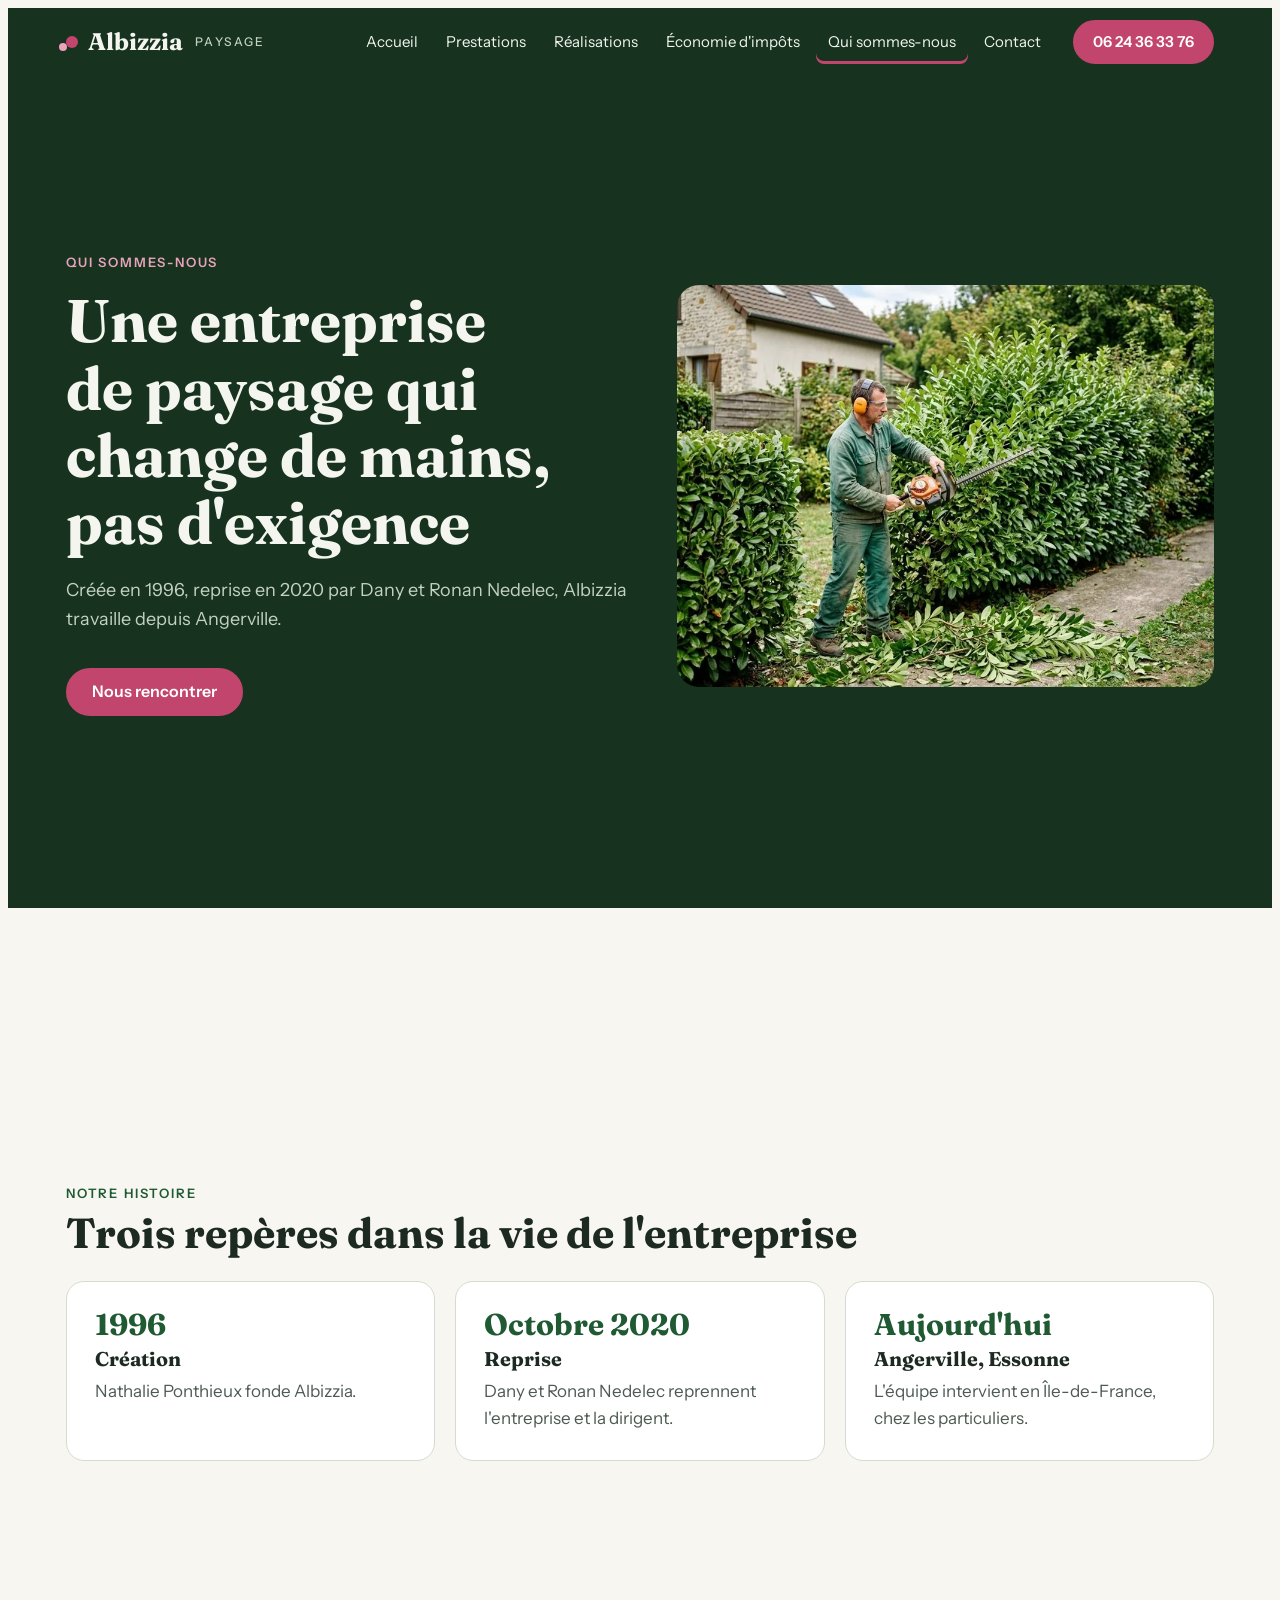
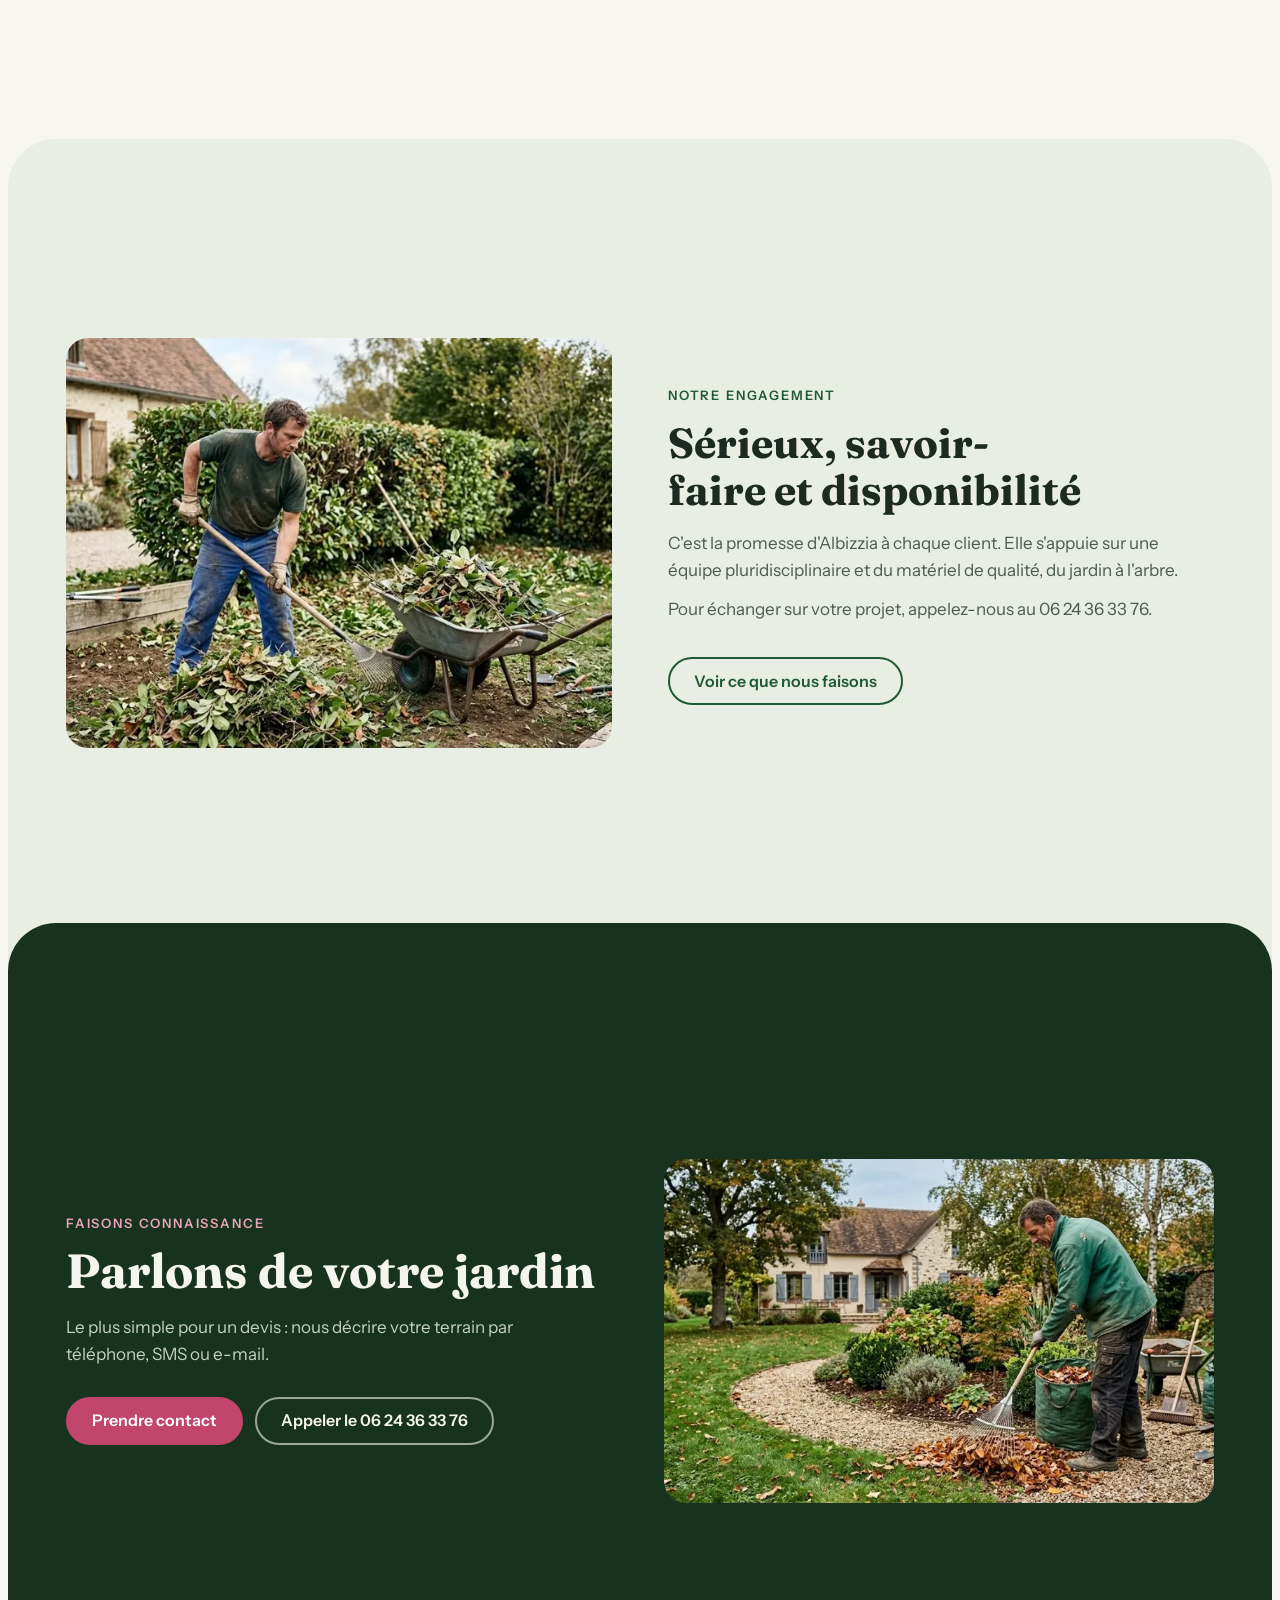
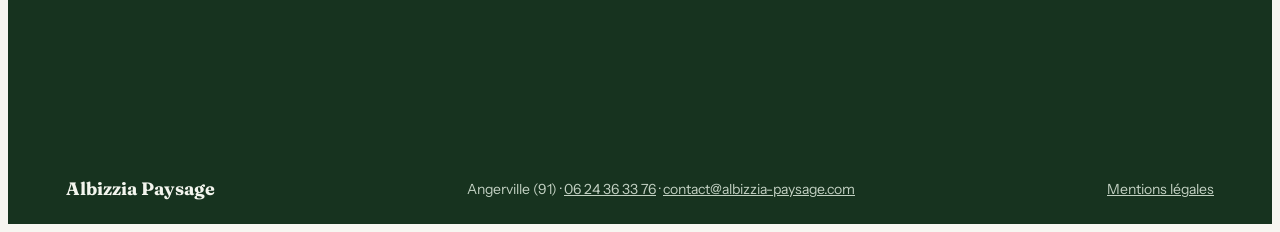
<file: qui-sommes-nous.html>
<!doctype html>
<html lang="fr">
<head>
<meta charset="utf-8">
<meta name="viewport" content="width=device-width, initial-scale=1">
<title>Qui sommes-nous | Albizzia, paysagiste à Angerville</title>
<meta name="description" content="Albizzia, entreprise de paysage créée en 1996 et reprise en octobre 2020 par Dany et Ronan Nedelec, installée à Angerville (91).">
<link rel="icon" href="favicon.svg" type="image/svg+xml">
<link rel="preconnect" href="https://fonts.googleapis.com"><link rel="preconnect" href="https://fonts.gstatic.com" crossorigin>
<link rel="stylesheet" href="https://fonts.googleapis.com/css2?family=Fraunces:opsz,wght@9..144,500;9..144,700&family=Instrument+Sans:wght@400;500;600&display=swap">
<link rel="stylesheet" href="css/style.css">
</head>
<body>
<a class="skip" href="#contenu">Aller au contenu</a>
<header>
  <div class="wrap bar">
    <a class="logo" href="https://webaunet.github.io/ALBIZZIA/" aria-label="Albizzia Paysage, accueil"><i></i>Albizzia <small>Paysage</small></a>
    <nav id="menu" aria-label="Navigation principale"><ul><li><a href="index.html">Accueil</a></li><li><a href="prestations.html">Prestations</a></li><li><a href="realisations.html">Réalisations</a></li><li><a href="economie-impots.html">Économie d'impôts</a></li><li><a href="qui-sommes-nous.html" aria-current="page">Qui sommes-nous</a></li><li><a href="contact.html">Contact</a></li></ul></nav>
    <a class="btn call" href="tel:+33624363376" aria-label="Appeler le 06 24 36 33 76"><span>06 24 36 33 76</span><i class="ph" aria-hidden="true"></i></a>
    <button class="burger" id="burger" type="button" aria-expanded="false" aria-controls="menu" aria-label="Ouvrir le menu"><span></span></button>
  </div>
</header>
<main id="contenu">

  <section class="ph-hero">
    <div class="wrap cols">
      <div>
        <span class="eyebrow">Qui sommes-nous</span>
        <h1>Une entreprise de paysage qui change de mains, pas d'exigence</h1>
        <p>Créée en 1996, reprise en 2020 par Dany et Ronan Nedelec, Albizzia travaille depuis Angerville.</p>
        <div class="actions"><a class="btn" href="contact.html">Nous rencontrer</a></div>
      </div>
      <div><img class="solo" src="img/taille-haies-laurier.webp" width="900" height="672" alt="Jardinier avec casque antibruit taillant une haie de laurier"></div>
    </div>
  </section>

  <section class="sec screen">
    <div class="wrap">
      <div class="sub"><span class="eyebrow">Notre histoire</span><h2>Trois repères dans la vie de l'entreprise</h2></div>
      <ol class="tl">
        <li><time>1996</time><h3>Création</h3><p>Nathalie Ponthieux fonde Albizzia.</p></li>
        <li><time>Octobre 2020</time><h3>Reprise</h3><p>Dany et Ronan Nedelec reprennent l'entreprise et la dirigent.</p></li>
        <li><time>Aujourd'hui</time><h3>Angerville, Essonne</h3><p>L'équipe intervient en Île-de-France, chez les particuliers.</p></li>
      </ol>
    </div>
  </section>

  <section class="alt screen">
    <div class="wrap split">
      <div><img src="img/nettoyage.webp" width="900" height="502" loading="lazy" alt="Jardinier ratissant des tailles de haie à côté d&#x27;une brouette"></div>
      <div>
        <span class="eyebrow">Notre engagement</span>
        <h2>Sérieux, savoir-faire et disponibilité</h2>
        <p>C'est la promesse d'Albizzia à chaque client. Elle s'appuie sur une équipe pluridisciplinaire et du matériel de qualité, du jardin à l'arbre.</p>
        <p>Pour échanger sur votre projet, appelez-nous au 06 24 36 33 76.</p>
        <div class="more"><a class="btn line" href="prestations.html">Voir ce que nous faisons</a></div>
      </div>
    </div>
  </section>
  <section class="cta" aria-labelledby="cta-t">
  <div class="wrap cols">
    <div>
      <span class="eyebrow">Faisons connaissance</span>
      <h2 id="cta-t">Parlons de votre jardin</h2>
      <p>Le plus simple pour un devis : nous décrire votre terrain par téléphone, SMS ou e-mail.</p>
      <div class="actions"><a class="btn" href="contact.html">Prendre contact</a><a class="btn ghost" href="tel:+33624363376">Appeler le 06 24 36 33 76</a></div>
    </div>
    <div class="ctimg"><img src="img/feuilles.webp" width="900" height="491" loading="lazy" alt="Jardinier ramassant des feuilles mortes dans un sac sur une allée de gravier"></div>
  </div>
</section>
</main>
<footer>
  <div class="wrap">
    <b>Albizzia Paysage</b>
    <span>Angerville (91) · <a href="tel:+33624363376">06 24 36 33 76</a> · <a href="mailto:contact@albizzia-paysage.com">contact@albizzia-paysage.com</a></span>
    <a href="mentions-legales.html">Mentions légales</a>
  </div>
</footer>
<script src="js/main.js"></script>
</body>
</html>
</file>
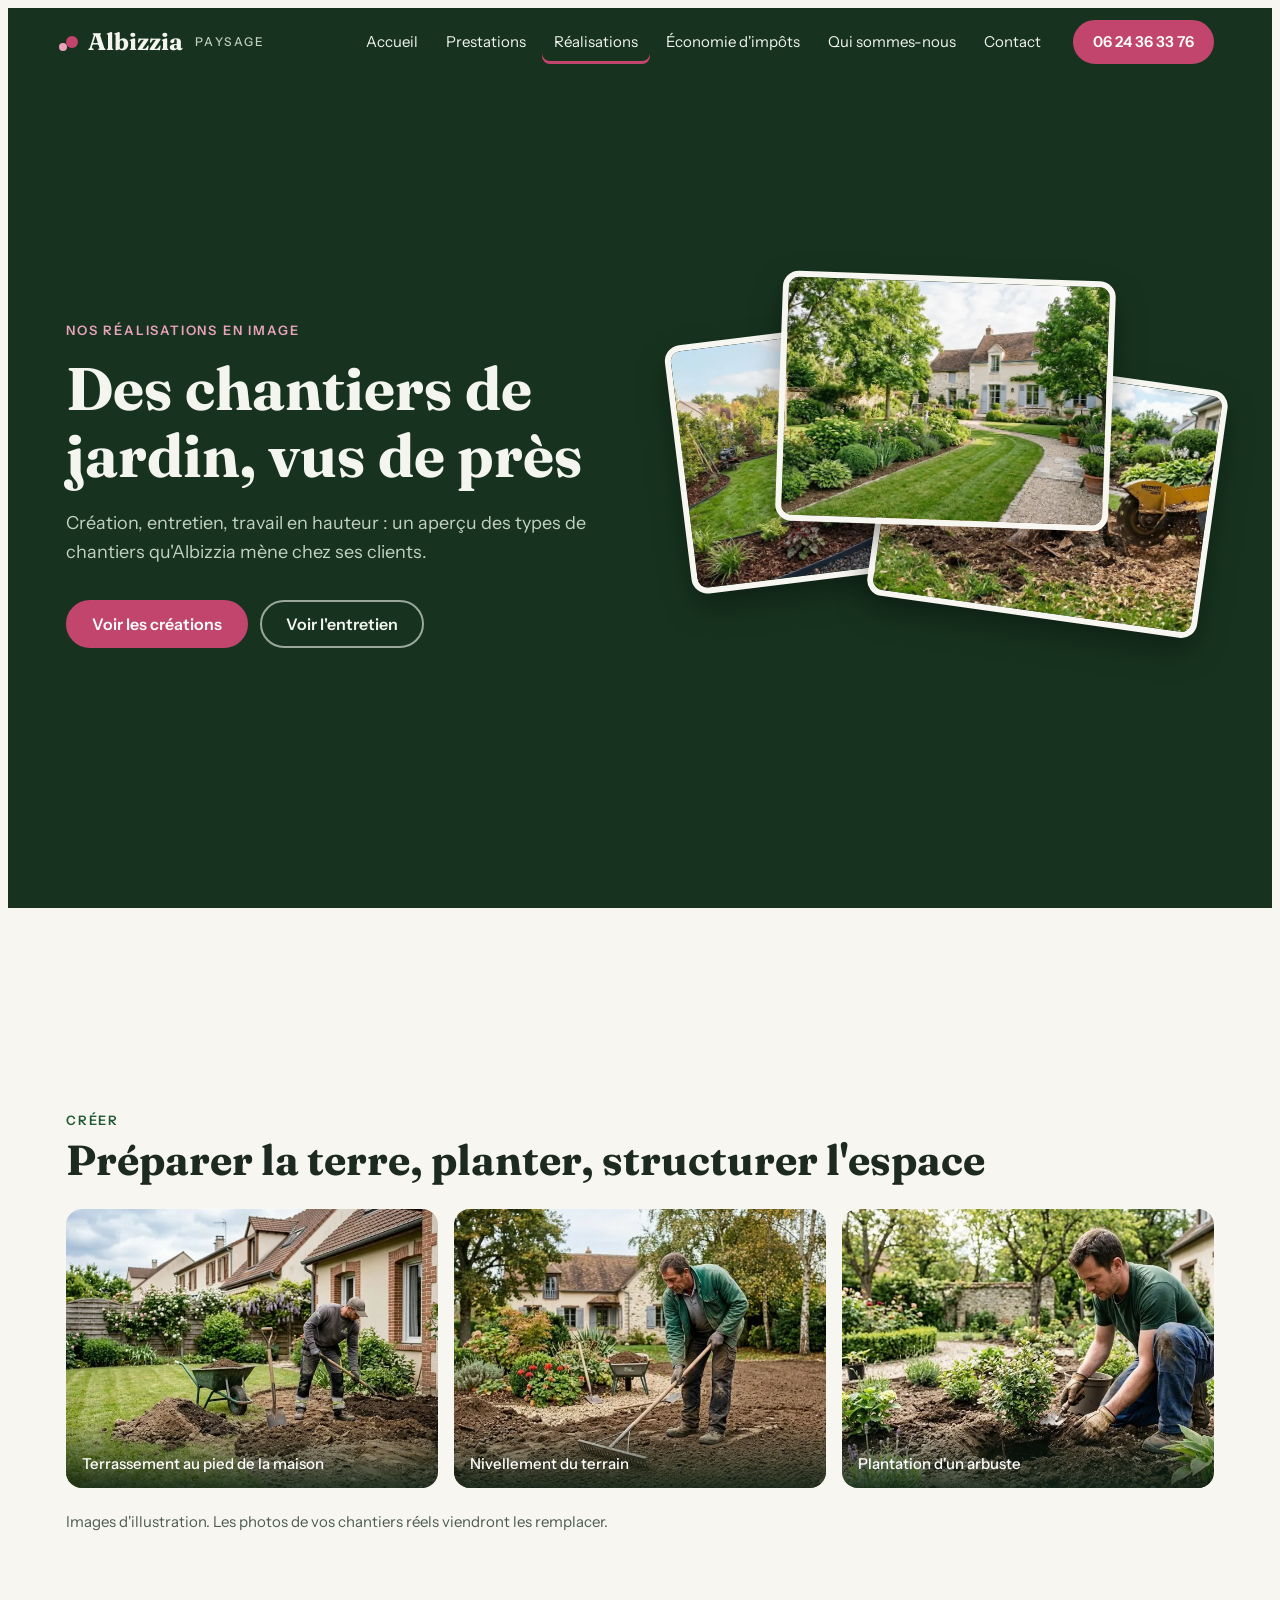
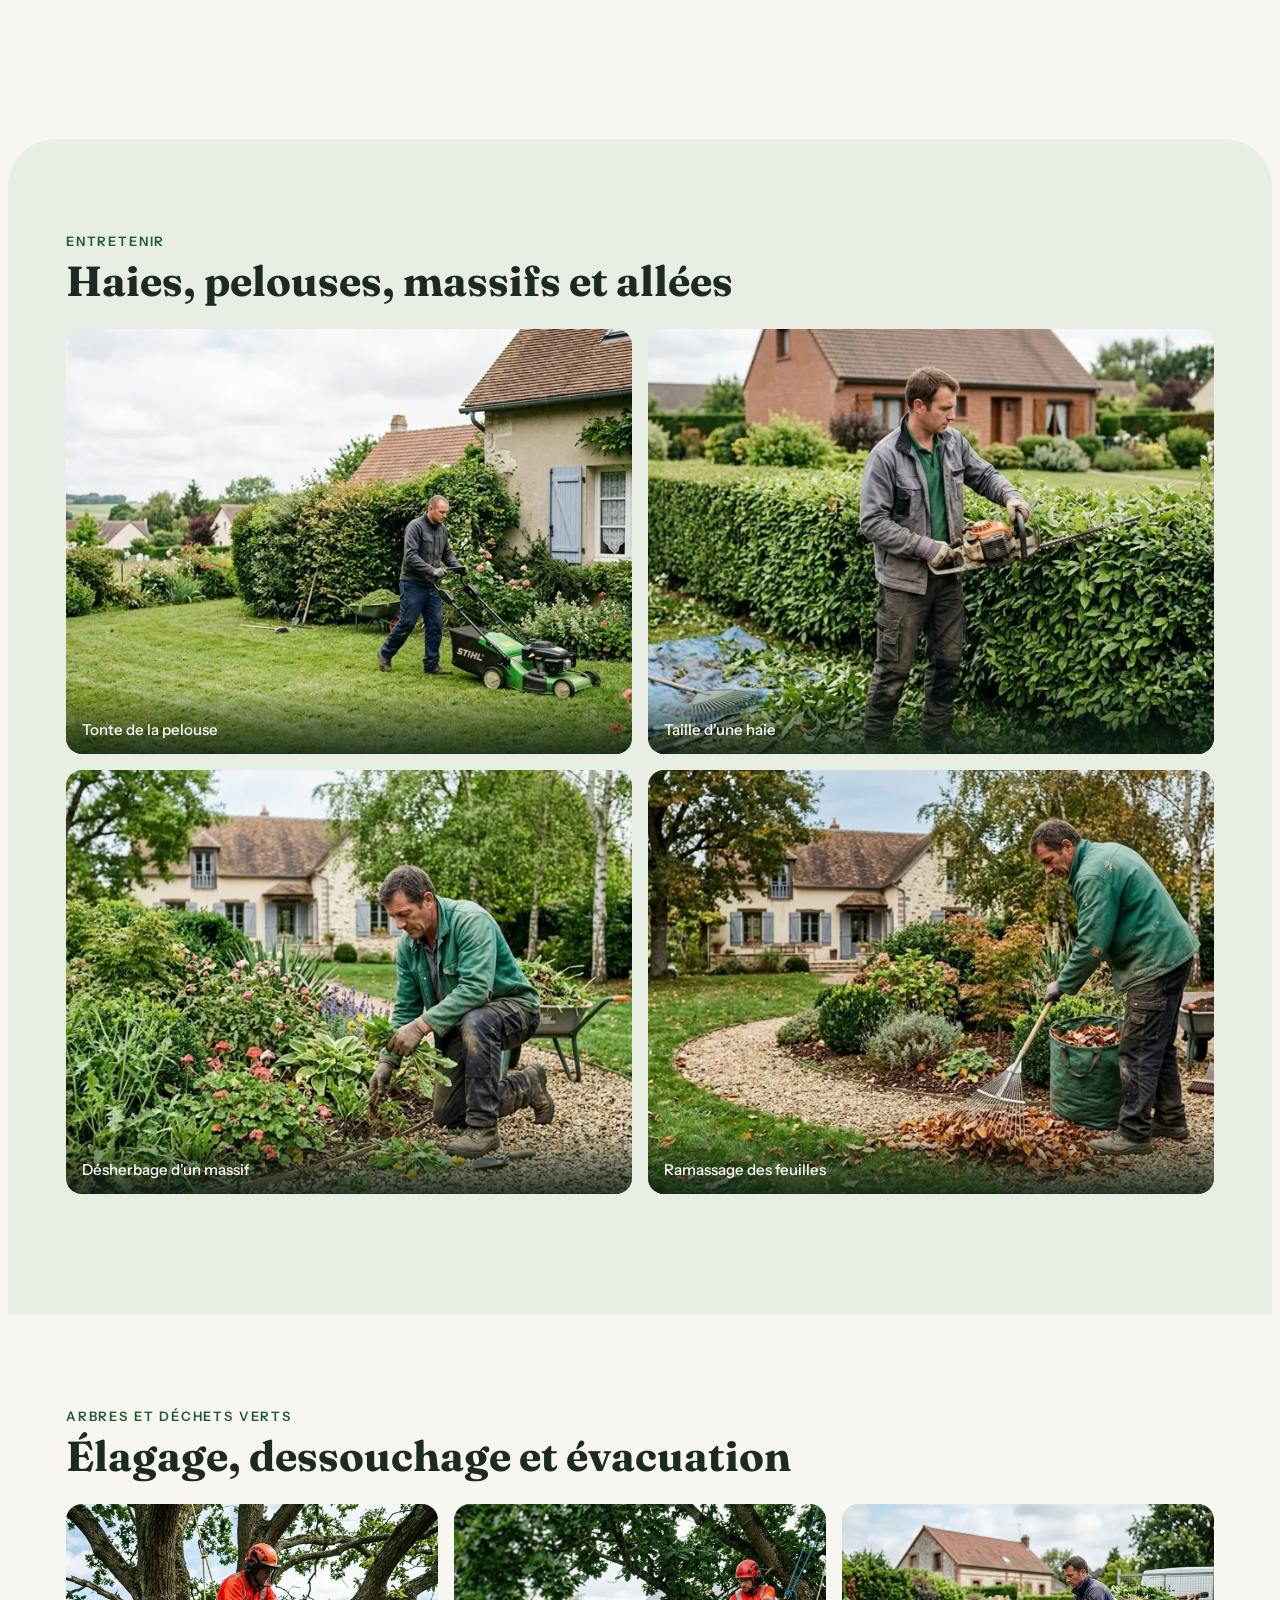
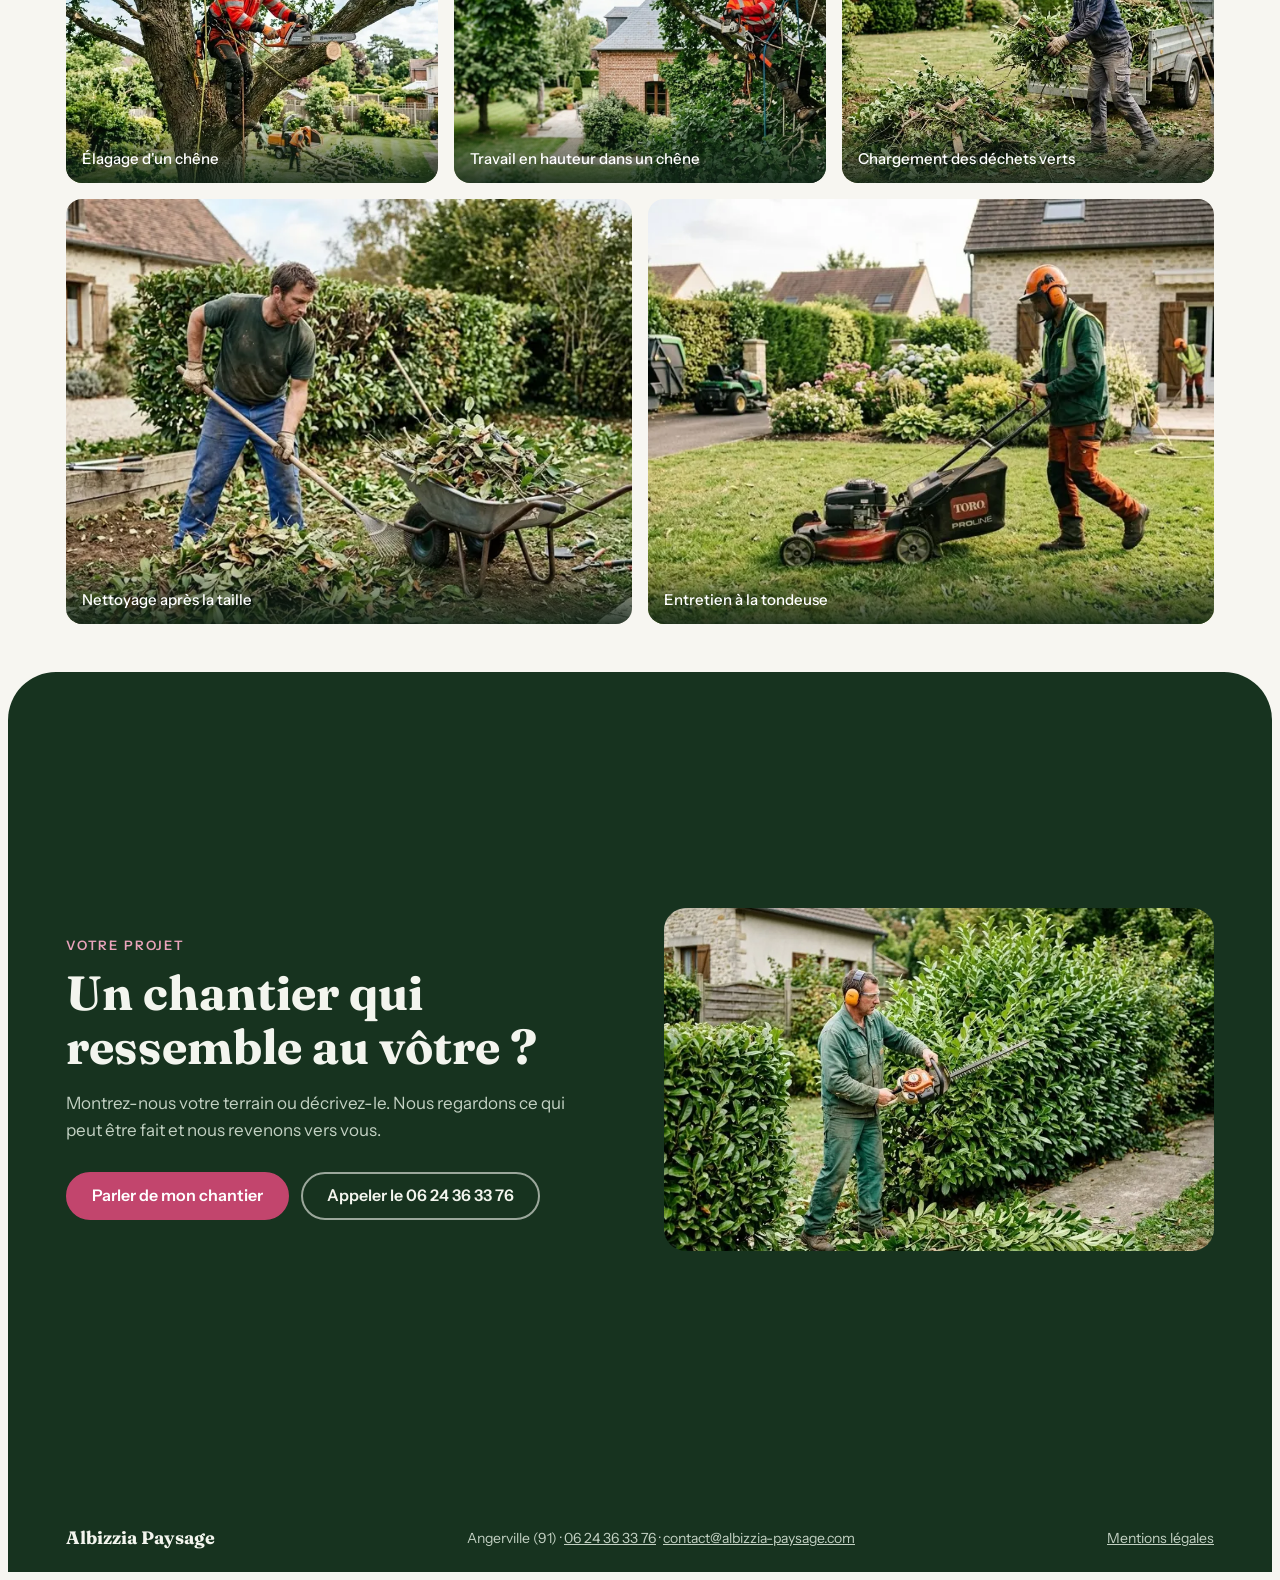
<file: realisations.html>
<!doctype html>
<html lang="fr">
<head>
<meta charset="utf-8">
<meta name="viewport" content="width=device-width, initial-scale=1">
<title>Réalisations de jardins et élagages | Albizzia Angerville</title>
<meta name="description" content="Galerie d&#x27;images des chantiers d&#x27;Albizzia, paysagiste à Angerville (91) : création de jardin, entretien, élagage et dessouchage.">
<link rel="icon" href="favicon.svg" type="image/svg+xml">
<link rel="preconnect" href="https://fonts.googleapis.com"><link rel="preconnect" href="https://fonts.gstatic.com" crossorigin>
<link rel="stylesheet" href="https://fonts.googleapis.com/css2?family=Fraunces:opsz,wght@9..144,500;9..144,700&family=Instrument+Sans:wght@400;500;600&display=swap">
<link rel="stylesheet" href="css/style.css">
</head>
<body>
<a class="skip" href="#contenu">Aller au contenu</a>
<header>
  <div class="wrap bar">
    <a class="logo" href="https://webaunet.github.io/ALBIZZIA/" aria-label="Albizzia Paysage, accueil"><i></i>Albizzia <small>Paysage</small></a>
    <nav id="menu" aria-label="Navigation principale"><ul><li><a href="index.html">Accueil</a></li><li><a href="prestations.html">Prestations</a></li><li><a href="realisations.html" aria-current="page">Réalisations</a></li><li><a href="economie-impots.html">Économie d'impôts</a></li><li><a href="qui-sommes-nous.html">Qui sommes-nous</a></li><li><a href="contact.html">Contact</a></li></ul></nav>
    <a class="btn call" href="tel:+33624363376" aria-label="Appeler le 06 24 36 33 76"><span>06 24 36 33 76</span><i class="ph" aria-hidden="true"></i></a>
    <button class="burger" id="burger" type="button" aria-expanded="false" aria-controls="menu" aria-label="Ouvrir le menu"><span></span></button>
  </div>
</header>
<main id="contenu">

  <section class="ph-hero">
    <div class="wrap cols">
      <div>
        <span class="eyebrow">Nos réalisations en image</span>
        <h1>Des chantiers de jardin, vus de près</h1>
        <p>Création, entretien, travail en hauteur : un aperçu des types de chantiers qu'Albizzia mène chez ses clients.</p>
        <div class="actions"><a class="btn" href="#creations">Voir les créations</a><a class="btn ghost" href="#entretien">Voir l'entretien</a></div>
      </div>
      <div class="fan"><img src="img/creation-espace-vert.webp" width="900" height="491" alt="Jardinière à genoux plantant un massif le long d&#x27;une pelouse sinueuse devant une maison moderne"><img src="img/entretien-jardin.webp" width="900" height="491" alt="Jardin soigné avec allée gravillonnée, pelouse tondue et massifs devant une maison en pierre"><img src="img/dessouchage.webp" width="900" height="491" alt="Machine de dessouchage broyant une souche dans une pelouse"></div>
    </div>
  </section>

  <section class="sec screen" id="creations">
    <div class="wrap">
      <div class="sub"><span class="eyebrow">Créer</span><h2>Préparer la terre, planter, structurer l'espace</h2></div>
      <div class="gal"><figure><img src="img/terrassement.webp" width="900" height="502" loading="lazy" alt="Jardinier bêchant la terre au pied d&#x27;une maison, brouette à côté"><figcaption>Terrassement au pied de la maison</figcaption></figure><figure><img src="img/nivellement.webp" width="900" height="491" loading="lazy" alt="Jardinier ratissant la terre pour niveler un terrain"><figcaption>Nivellement du terrain</figcaption></figure><figure><img src="img/plantation.webp" width="900" height="491" loading="lazy" alt="Jardinier plantant un arbuste dans une terre fraîchement travaillée"><figcaption>Plantation d'un arbuste</figcaption></figure></div>
      <p class="note">Images d'illustration. Les photos de vos chantiers réels viendront les remplacer.</p>
    </div>
  </section>

  <section class="alt screen" id="entretien">
    <div class="wrap">
      <div class="sub"><span class="eyebrow">Entretenir</span><h2>Haies, pelouses, massifs et allées</h2></div>
      <div class="gal"><figure class="w6"><img src="img/tonte-volets.webp" width="900" height="502" loading="lazy" alt="Jardinier tondant une pelouse devant une maison à volets bleus"><figcaption>Tonte de la pelouse</figcaption></figure><figure class="w6"><img src="img/taille-haies-allee.webp" width="900" height="491" loading="lazy" alt="Jardinier taillant une haie au taille-haie thermique devant une maison en briques"><figcaption>Taille d'une haie</figcaption></figure><figure class="w6"><img src="img/desherbage.webp" width="900" height="491" loading="lazy" alt="Jardinier agenouillé désherbant un massif fleuri au bord d&#x27;une allée"><figcaption>Désherbage d'un massif</figcaption></figure><figure class="w6"><img src="img/feuilles.webp" width="900" height="491" loading="lazy" alt="Jardinier ramassant des feuilles mortes dans un sac sur une allée de gravier"><figcaption>Ramassage des feuilles</figcaption></figure></div>
    </div>
  </section>

  <section class="sec screen" id="arbres">
    <div class="wrap">
      <div class="sub"><span class="eyebrow">Arbres et déchets verts</span><h2>Élagage, dessouchage et évacuation</h2></div>
      <div class="gal"><figure><img src="img/elagage-chene.webp" width="900" height="491" loading="lazy" alt="Élagueur encordé travaillant à la tronçonneuse dans un chêne"><figcaption>Élagage d'un chêne</figcaption></figure><figure><img src="img/hero-elagage-chene.webp" width="1376" height="768" loading="lazy" alt="Un élagueur encordé taille un grand chêne au-dessus d&#x27;un jardin et d&#x27;une maison en briques"><figcaption>Travail en hauteur dans un chêne</figcaption></figure><figure><img src="img/dechets-verts.webp" width="900" height="491" loading="lazy" alt="Jardinier chargeant des déchets verts sur une remorque près d&#x27;une camionnette"><figcaption>Chargement des déchets verts</figcaption></figure><figure class="w6"><img src="img/nettoyage.webp" width="900" height="502" loading="lazy" alt="Jardinier ratissant des tailles de haie à côté d&#x27;une brouette"><figcaption>Nettoyage après la taille</figcaption></figure><figure class="w6"><img src="img/tonte-entretien.webp" width="900" height="502" loading="lazy" alt="Jardinier casqué poussant une tondeuse devant une maison en pierre"><figcaption>Entretien à la tondeuse</figcaption></figure></div>
    </div>
  </section>
  <section class="cta flip" aria-labelledby="cta-t">
  <div class="wrap cols">
    <div>
      <span class="eyebrow">Votre projet</span>
      <h2 id="cta-t">Un chantier qui ressemble au vôtre ?</h2>
      <p>Montrez-nous votre terrain ou décrivez-le. Nous regardons ce qui peut être fait et nous revenons vers vous.</p>
      <div class="actions"><a class="btn" href="contact.html">Parler de mon chantier</a><a class="btn ghost" href="tel:+33624363376">Appeler le 06 24 36 33 76</a></div>
    </div>
    <div class="ctimg"><img src="img/taille-haies-laurier.webp" width="900" height="672" loading="lazy" alt="Jardinier avec casque antibruit taillant une haie de laurier"></div>
  </div>
</section>
</main>
<footer>
  <div class="wrap">
    <b>Albizzia Paysage</b>
    <span>Angerville (91) · <a href="tel:+33624363376">06 24 36 33 76</a> · <a href="mailto:contact@albizzia-paysage.com">contact@albizzia-paysage.com</a></span>
    <a href="mentions-legales.html">Mentions légales</a>
  </div>
</footer>
<script src="js/main.js"></script>
</body>
</html>
</file>
<file: css/style.css>
/* Concept : paysagiste d'Essonne. Hero photo plein cadre, cartes de prestations, bande verte à bords courbes, contact sombre. */
:root{
  --bg:#f7f6f1; --tint:#e8eee4; --fg:#1d2a22; --muted:#4d5b52; --card:#ffffff; --line:#d5dccf;
  --deep:#17331f; --deep2:#21452b; --onDeep:#f3f5ee; --onDeepMuted:#c3d1c3;
  --accent:#c2456d; --accentHover:#a93559; --onAccent:#ffffff; --link:#1f5a33;
  --font-display:'Fraunces',Georgia,serif; --font-body:'Instrument Sans',system-ui,sans-serif;
}
@media (prefers-color-scheme:dark){:root:not([data-theme="light"]){--bg:#101a14;--tint:#16241b;--fg:#eaf0e6;--muted:#b3c1b5;--card:#1b2b21;--line:#2f4336;--link:#8fd1a1;color-scheme:dark}}
:root[data-theme="dark"]{--bg:#101a14;--tint:#16241b;--fg:#eaf0e6;--muted:#b3c1b5;--card:#1b2b21;--line:#2f4336;--link:#8fd1a1;color-scheme:dark}
*{box-sizing:border-box}
html{scroll-padding-top:80px;scroll-behavior:smooth}
body{background:var(--bg);color:var(--fg);font:400 17px/1.6 var(--font-body)}
h1,h2,h3{font-family:var(--font-display);line-height:1.12;margin:0;text-wrap:balance;font-weight:700}
p{margin:0}
a{color:inherit}
img{display:block;height:auto}
:focus-visible{outline:3px solid var(--accent);outline-offset:3px;border-radius:4px}
.wrap{max-width:1180px;margin:0 auto;padding-left:max(16px,env(safe-area-inset-left,0px));padding-right:max(16px,env(safe-area-inset-right,0px))}
.eyebrow{font:600 13px/1 var(--font-body);letter-spacing:.14em;text-transform:uppercase;color:var(--link)}
.btn{display:inline-flex;align-items:center;justify-content:center;min-height:48px;padding:0 24px;border-radius:999px;background:var(--accent);color:var(--onAccent);font-weight:600;text-decoration:none;border:2px solid var(--accent);cursor:pointer;font-family:inherit;font-size:16px;transition:background .15s}
.btn:hover{background:var(--accentHover);border-color:var(--accentHover)}
.btn.ghost{background:transparent;color:var(--onDeep);border-color:rgba(243,245,238,.6)}
.btn.ghost:hover{background:rgba(243,245,238,.14)}

/* header */
body::before{content:"";position:fixed;inset:0 0 auto;height:env(safe-area-inset-top,0px);z-index:30;background:var(--deep)}
header{position:sticky;top:env(safe-area-inset-top,0px);z-index:20;background:var(--deep);color:var(--onDeep)}
.bar{display:flex;align-items:center;gap:20px;min-height:68px}
.logo{font:700 24px/1 var(--font-display);text-decoration:none;display:flex;align-items:center;gap:10px;margin-right:auto}
.logo i{width:12px;height:12px;border-radius:50%;background:var(--accent);box-shadow:-9px 5px 0 -2px #e9a3bb}
.logo small{font:500 12px/1 var(--font-body);letter-spacing:.2em;text-transform:uppercase;color:var(--onDeepMuted);margin-left:2px}
nav ul{display:flex;gap:4px;list-style:none;margin:0;padding:0}
nav a,nav .soon{display:block;padding:10px 12px;font-size:15px;text-decoration:none;border-radius:8px;color:var(--onDeep)}
nav a:hover{background:var(--deep2)}
nav [aria-current]{box-shadow:inset 0 -3px 0 var(--accent)}
nav .soon{color:var(--onDeepMuted);cursor:not-allowed}
.call{min-height:44px;padding:0 18px;font-size:15px}
.ph{display:none;font-style:normal}
@media(max-width:980px){.ph{display:inline}}
.burger{display:none;width:44px;height:44px;border:0;border-radius:8px;background:transparent;color:var(--onDeep);cursor:pointer}
.burger span,.burger span::before,.burger span::after{display:block;width:22px;height:2px;background:currentColor;margin:auto;position:relative;transition:.2s}
.burger span::before,.burger span::after{content:"";position:absolute;left:0}
.burger span::before{top:-7px}.burger span::after{top:7px}
.burger[aria-expanded=true] span{background:transparent}
.burger[aria-expanded=true] span::before{top:0;transform:rotate(45deg)}
.burger[aria-expanded=true] span::after{top:0;transform:rotate(-45deg)}
@media(max-width:980px){
  .burger{display:block}
  nav{display:none;position:absolute;left:0;right:0;top:100%;background:var(--deep);border-top:1px solid var(--deep2);padding:8px max(16px,env(safe-area-inset-left,0px)) 16px}
  nav.open{display:block}
  nav ul{flex-direction:column}
  nav a,nav .soon{min-height:44px;display:flex;align-items:center;font-size:17px}
  .call span{display:none}
  .call .ph::before{content:"Appeler"}
}

/* hero */
.hero{position:relative;background:var(--deep);color:var(--onDeep);min-height:calc(100svh - 68px);display:flex;align-items:center;overflow:hidden}
.hero img{position:absolute;inset:0;width:100%;height:100%;object-fit:cover;object-position:72% 40%}
.hero::after{content:"";position:absolute;inset:0;background:linear-gradient(90deg,rgba(15,35,22,.92) 0%,rgba(15,35,22,.72) 48%,rgba(15,35,22,.15) 100%)}
.hero .wrap{position:relative;z-index:1;padding-block:72px}
.hero h1{font-size:clamp(38px,6vw,72px);max-width:13em}
.hero p{max-width:34em;margin-top:22px;font-size:19px;color:var(--onDeepMuted)}
.hero .eyebrow{color:#e9a3bb;display:block;margin-bottom:20px}
.actions{display:flex;flex-wrap:wrap;gap:12px;margin-top:34px}
@media(max-width:760px){.hero::after{background:linear-gradient(180deg,rgba(15,35,22,.8),rgba(15,35,22,.88))}}

/* prestations */
.sec{padding-block:96px}
.head{max-width:40em;margin-bottom:44px;display:grid;gap:14px}
.head h2{font-size:clamp(30px,4vw,46px)}
.head p{color:var(--muted)}
.grid{display:grid;grid-template-columns:repeat(6,1fr);gap:22px}
.card{grid-column:span 2;background:var(--card);border:1px solid var(--line);border-radius:18px;overflow:hidden;display:flex;flex-direction:column;min-width:0}
.card.big{grid-column:span 3}
.card img{width:100%;aspect-ratio:16/9;object-fit:cover;display:block}
.card div{padding:20px 22px 24px;display:grid;gap:8px}
.card h3{font-size:23px}
.card p{color:var(--muted);font-size:16px}
.card.text{background:var(--deep);color:var(--onDeep);border-color:var(--deep);justify-content:center}
.card.text div{padding:30px}
.card.text p{color:var(--onDeepMuted)}
@media(max-width:900px){.grid{grid-template-columns:1fr 1fr}.card,.card.big{grid-column:span 1}}
@media(max-width:600px){.grid{grid-template-columns:1fr}.sec{padding-block:64px}}

/* bande fiscale */
.band{background:var(--deep2);color:var(--onDeep);border-radius:48px 48px 0 0;margin-top:-1px;position:relative;padding-block:96px 100px}
.band .cols{display:grid;grid-template-columns:1.1fr 1fr;gap:56px;align-items:center}
.band h2{font-size:clamp(30px,4vw,46px)}
.band p{color:var(--onDeepMuted);margin-top:18px;max-width:34em}
.band .eyebrow{color:#e9a3bb;display:block;margin-bottom:16px}
.big50{background:var(--deep);border-radius:24px;padding:40px;text-align:center}
.big50 b{display:block;font:700 clamp(80px,12vw,132px)/1 var(--font-display);color:#e9a3bb}
.big50 span{display:block;margin-top:10px;color:var(--onDeepMuted);font-size:16px}
@media(max-width:860px){.band .cols{grid-template-columns:1fr;gap:36px}.band{border-radius:32px 32px 0 0;padding-block:64px}}

/* à propos */
.about{background:var(--tint);padding-block:96px 110px;border-radius:48px 48px 0 0;margin-top:-48px;position:relative;color:var(--fg)}
.about .cols{display:grid;grid-template-columns:1fr 1.05fr;gap:56px;align-items:center}
.about figure{margin:0;position:relative}
.about figure img{width:100%;aspect-ratio:4/3;object-fit:cover;border-radius:22px;display:block}
.about figcaption{position:absolute;left:-14px;bottom:24px;background:var(--accent);color:var(--onAccent);padding:12px 18px;border-radius:12px;font:700 22px/1.1 var(--font-display)}
.about figcaption small{display:block;font:500 13px/1.3 var(--font-body);margin-top:4px}
.about h2{font-size:clamp(30px,4vw,46px);margin:14px 0 18px}
.about p+p{margin-top:14px}
.about p{color:var(--muted)}
.facts{display:flex;flex-wrap:wrap;gap:10px;margin-top:26px;padding:0;list-style:none}
.facts li{border:1.5px solid var(--link);color:var(--link);padding:8px 16px;border-radius:999px;font-weight:600;font-size:15px}
@media(max-width:860px){.about .cols{grid-template-columns:1fr;gap:36px}.about{padding-block:64px;border-radius:32px 32px 0 0}.about figcaption{left:12px}}

/* contact */
.contact{background:var(--deep);color:var(--onDeep);border-radius:48px 48px 0 0;margin-top:-48px;position:relative;padding-block:96px 110px}
.contact .cols{display:grid;grid-template-columns:1.2fr 1fr;gap:56px;align-items:center}
.contact h2{font-size:clamp(32px,4.5vw,54px)}
.contact p{color:var(--onDeepMuted);margin-top:18px;max-width:32em}
.coords{background:var(--deep2);border-radius:22px;padding:30px;display:grid;gap:18px}
.coords dt{font:600 12px/1 var(--font-body);letter-spacing:.14em;text-transform:uppercase;color:#e9a3bb}
.coords dd{margin:6px 0 0;font-size:20px;display:flex;gap:12px;align-items:center;flex-wrap:wrap;overflow-wrap:anywhere}
.copy{min-height:44px;padding:0 14px;border-radius:999px;border:1.5px solid rgba(243,245,238,.5);background:transparent;color:var(--onDeep);font:500 14px var(--font-body);cursor:pointer}
.copy:hover{background:rgba(243,245,238,.14)}
@media(max-width:860px){.contact .cols{grid-template-columns:1fr}.contact{padding-block:64px;border-radius:32px 32px 0 0}}

footer{background:var(--deep);color:var(--onDeepMuted);font-size:14px}
footer .wrap{display:flex;flex-wrap:wrap;gap:8px 28px;align-items:center;justify-content:space-between;padding-block:20px}
footer b{color:var(--onDeep);font-family:var(--font-display);font-size:18px}

.btn.line{background:transparent;color:var(--link);border-color:var(--link)}
.btn.line:hover{background:var(--link);color:var(--bg)}
.ph{display:none;font-style:normal}
@media(max-width:980px){.ph{display:inline}.call .ph::before{content:"Appeler"}}
.skip{position:absolute;left:-999px}.skip:focus{left:8px;top:8px;z-index:50;background:#fff;color:#000;padding:10px}
/* hauteur des sections */
@media(min-width:761px){.screen{min-height:calc(100svh - 68px);display:flex;align-items:center}.screen>.wrap{width:100%}}
.more{margin-top:34px;display:flex;gap:12px;flex-wrap:wrap}
/* en-têtes de page */
.ph-hero{background:var(--deep);color:var(--onDeep);padding-block:72px 84px;overflow:hidden}
.ph-hero .cols{display:grid;grid-template-columns:1.05fr 1fr;gap:48px;align-items:center}
.ph-hero h1{font-size:clamp(36px,5vw,60px)}
.ph-hero p{color:var(--onDeepMuted);margin-top:20px;max-width:34em;font-size:18px}
.ph-hero .eyebrow{color:#e9a3bb;display:block;margin-bottom:18px}
.mosaic{display:grid;grid-template-columns:1.2fr 1fr;grid-template-rows:1fr 1fr;gap:14px;aspect-ratio:1.25}
.mosaic img{width:100%;height:100%;object-fit:cover;border-radius:18px}
.mosaic img:first-child{grid-row:span 2}
.fan{position:relative;height:min(420px,70vw)}
.fan img{position:absolute;width:62%;aspect-ratio:4/3;object-fit:cover;border-radius:16px;border:6px solid var(--bg);box-shadow:0 14px 30px rgba(0,0,0,.35)}
.fan img:nth-child(1){left:0;top:12%;transform:rotate(-7deg)}
.fan img:nth-child(2){left:19%;top:0;z-index:2;transform:rotate(2deg)}
.fan img:nth-child(3){right:0;top:22%;z-index:1;transform:rotate(8deg)}
.solo{width:100%;aspect-ratio:4/3;object-fit:cover;border-radius:22px}
.bigfig{background:var(--deep2);border-radius:28px;padding:44px;text-align:center}
.bigfig b{display:block;font:700 clamp(90px,14vw,160px)/1 var(--font-display);color:#e9a3bb}
.bigfig span{display:block;margin-top:8px;color:var(--onDeepMuted)}
@media(max-width:860px){.ph-hero{padding-block:48px 56px}.ph-hero .cols{grid-template-columns:1fr;gap:32px}}
/* lignes prestation */
.row{display:grid;grid-template-columns:1fr 1fr;gap:48px;align-items:center;padding-block:16px}
.row.rev .rimg{order:2}
.row img{width:100%;aspect-ratio:16/9;object-fit:cover;border-radius:20px}
.row h3{font-size:clamp(24px,3vw,32px);margin-bottom:12px}
.row p{color:var(--muted)}
.row .panel{background:var(--deep);color:var(--onDeep);border-radius:20px;padding:36px;min-height:220px;display:flex;align-items:center}
.sub{margin-bottom:24px;display:grid;gap:10px}
.sub h2{font-size:clamp(28px,3.6vw,42px)}
.alt{background:var(--tint);border-radius:48px 48px 0 0;margin-top:-1px;padding-block:96px 120px}
@media(max-width:860px){.row{grid-template-columns:1fr;gap:20px}.row.rev .rimg{order:0}.alt{border-radius:32px 32px 0 0;padding-block:56px 80px}}
/* galeries */
.gal{display:grid;grid-template-columns:repeat(12,1fr);gap:16px}
.gal figure{margin:0;grid-column:span 4;position:relative;border-radius:16px;overflow:hidden}
.gal figure.w6{grid-column:span 6}
.gal img{width:100%;height:100%;aspect-ratio:4/3;object-fit:cover;transition:transform .4s}
.gal figure:hover img{transform:scale(1.04)}
.gal figcaption{position:absolute;left:0;right:0;bottom:0;padding:28px 16px 12px;background:linear-gradient(transparent,rgba(15,35,22,.85));color:#fff;font-size:15px;font-weight:500}
.note{color:var(--muted);font-size:15px;margin-top:22px}
@media(max-width:860px){.gal figure,.gal figure.w6{grid-column:span 6}}
@media(max-width:560px){.gal figure,.gal figure.w6{grid-column:span 12}}
/* cartes de faits */
.facts3{display:grid;grid-template-columns:repeat(3,1fr);gap:20px}
.fact{background:var(--card);border:1px solid var(--line);border-radius:18px;padding:30px;display:grid;gap:10px;align-content:start}
.fact b{font:700 clamp(36px,4vw,52px)/1 var(--font-display);color:var(--link)}
.fact p{color:var(--muted)}
@media(max-width:860px){.facts3{grid-template-columns:1fr}}
.split{display:grid;grid-template-columns:1fr 1fr;gap:56px;align-items:center}
.split h2{font-size:clamp(28px,3.6vw,42px);margin:12px 0 16px}
.split p{color:var(--muted)}.split p+p{margin-top:12px}
.split img{width:100%;aspect-ratio:4/3;object-fit:cover;border-radius:22px}
@media(max-width:860px){.split{grid-template-columns:1fr;gap:28px}}
/* frise */
.tl{list-style:none;margin:0;padding:0;display:grid;grid-template-columns:repeat(3,1fr);gap:20px}
.tl li{background:var(--card);border:1px solid var(--line);border-radius:18px;padding:28px;display:grid;gap:8px;align-content:start}
.tl time{font:700 30px/1 var(--font-display);color:var(--link)}
.tl p{color:var(--muted)}
@media(max-width:860px){.tl{grid-template-columns:1fr}}
/* bandeau contact illustré */
.cta{background:var(--deep);color:var(--onDeep);border-radius:48px 48px 0 0;margin-top:-48px;position:relative;padding-block:88px 104px}
.cta .cols{display:grid;grid-template-columns:1fr 1fr;gap:48px;align-items:center}
.cta.flip .cols .ctimg{order:2}
.cta img{width:100%;aspect-ratio:16/10;object-fit:cover;border-radius:22px}
.cta h2{font-size:clamp(30px,4vw,48px)}
.cta p{color:var(--onDeepMuted);margin-top:16px;max-width:30em}
.cta .eyebrow{color:#e9a3bb;display:block;margin-bottom:14px}
.cta .actions{margin-top:28px}
@media(max-width:860px){.cta{border-radius:32px 32px 0 0;padding-block:56px 72px}.cta .cols{grid-template-columns:1fr}.cta.flip .cols .ctimg{order:0}}
/* formulaire */
.formwrap{display:grid;grid-template-columns:1.25fr 1fr;gap:40px;align-items:start}
form{background:var(--card);border:1px solid var(--line);border-radius:22px;padding:32px;display:grid;gap:18px}
.f2{display:grid;grid-template-columns:1fr 1fr;gap:18px}
label{font-weight:600;font-size:15px;display:block;margin-bottom:6px}
input,select,textarea{width:100%;font:inherit;font-size:16px;padding:12px 14px;border-radius:10px;border:1.5px solid var(--line);background:var(--bg);color:var(--fg);min-height:48px}
textarea{min-height:130px;resize:vertical}
input[aria-invalid=true],select[aria-invalid=true],textarea[aria-invalid=true]{border-color:#c0392b}
.err{color:#b3261e;font-size:14px;margin-top:5px;min-height:0}
:root[data-theme=dark] .err{color:#ff8a80}
@media(prefers-color-scheme:dark){:root:not([data-theme=light]) .err{color:#ff8a80}}
.req{color:var(--accent)}
.recap{background:var(--deep);color:var(--onDeep);border-radius:22px;padding:30px;display:grid;gap:16px}
.recap pre{white-space:pre-wrap;font:16px/1.55 var(--font-body);background:var(--deep2);border-radius:12px;padding:18px;margin:0;overflow-wrap:anywhere}
.recap .actions{margin:0}
.recap .ok{color:#e9a3bb;font-weight:600}
.side{display:grid;gap:18px}
.side .coords{background:var(--deep);color:var(--onDeep)}
@media(max-width:860px){.formwrap{grid-template-columns:1fr}.f2{grid-template-columns:1fr}form{padding:22px}}
.legal{max-width:760px}
.legal h2{font-size:26px;margin:36px 0 10px}
.legal dl{display:grid;grid-template-columns:170px 1fr;gap:10px 20px;margin:0}
.legal dt{font-weight:600}.legal dd{margin:0}
@media(max-width:560px){.legal dl{grid-template-columns:1fr}}
@media(prefers-reduced-motion:reduce){html{scroll-behavior:auto}*{transition:none!important}}

.grid.five{grid-template-columns:repeat(5,1fr);gap:18px}
.grid.five .card{grid-column:auto}
.grid.five .card h3{font-size:20px}
.grid.five .card div{padding:16px 18px 20px}
.grid.five .card p{font-size:15px}
@media(max-width:1100px) and (min-width:601px){.grid.five{grid-template-columns:repeat(6,1fr)}.grid.five .card{grid-column:span 2}.grid.five .card:nth-child(n+4){grid-column:span 3}}
@media(max-width:600px){.grid.five{grid-template-columns:1fr;gap:12px}.grid.five .card{display:grid;grid-template-columns:38% 1fr}.grid.five .card img{height:100%;aspect-ratio:auto}.grid.five .card p{font-size:14px}.grid.five .card:last-child{grid-column:auto}.grid.five .card div{padding:12px 14px}.grid.five .card h3{font-size:18px}}
.row+.gal{margin-top:16px}
@media(min-width:761px){.ph-hero,.cta{min-height:calc(100svh - 68px);display:flex;align-items:center}.ph-hero>.wrap,.cta>.wrap{width:100%}}
[hidden]{display:none!important}
.burger{flex:none}.call{flex:none}
.logo{min-height:44px;min-width:0}
@media(max-width:560px){.bar{gap:10px}.logo{font-size:21px}.logo small{display:none}.call{padding:0 14px}}
@media(max-width:360px){.logo{font-size:19px;gap:6px}.call{padding:0 10px;font-size:14px}}
nav a,nav .soon{white-space:nowrap}
@media(min-width:981px) and (max-width:1200px){.logo small{display:none}nav ul{gap:0}nav a{padding:10px 8px;font-size:14px}.bar{gap:14px}.call{padding:0 14px;font-size:14px}}
</file>
